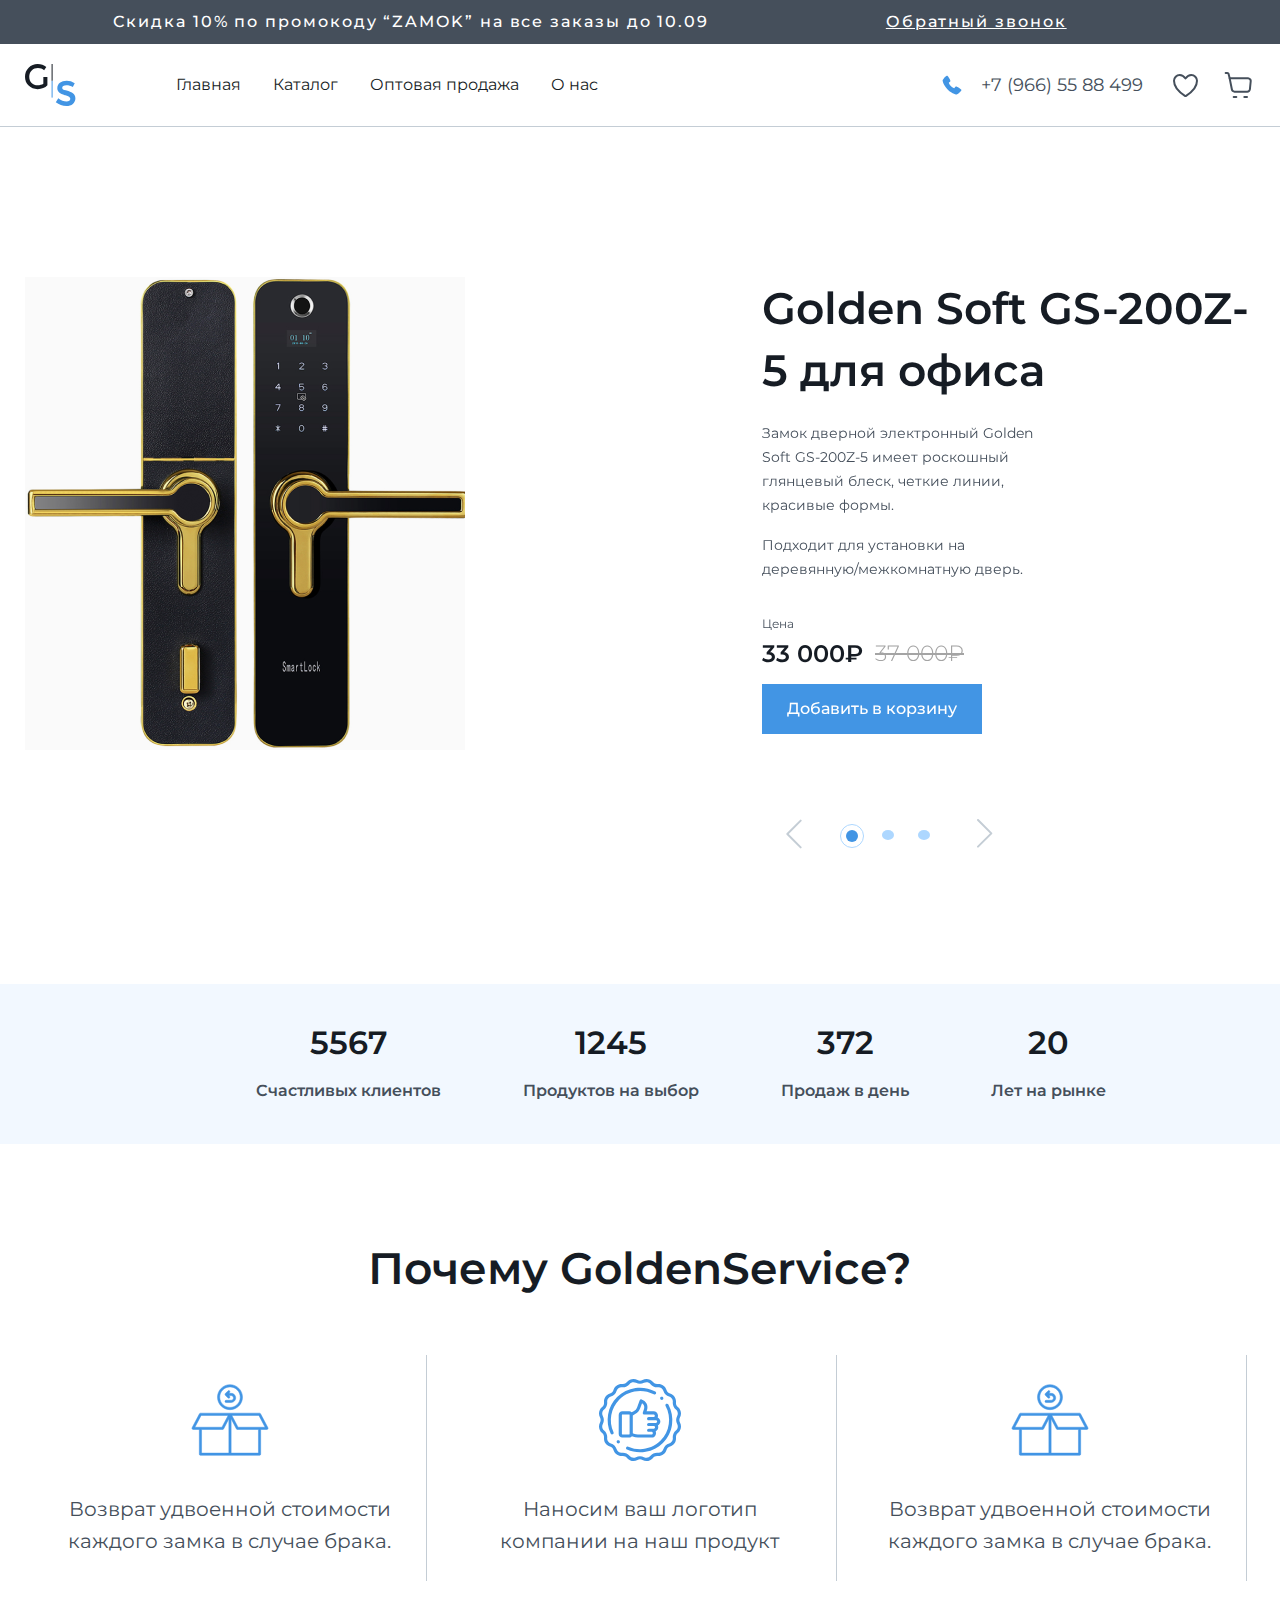
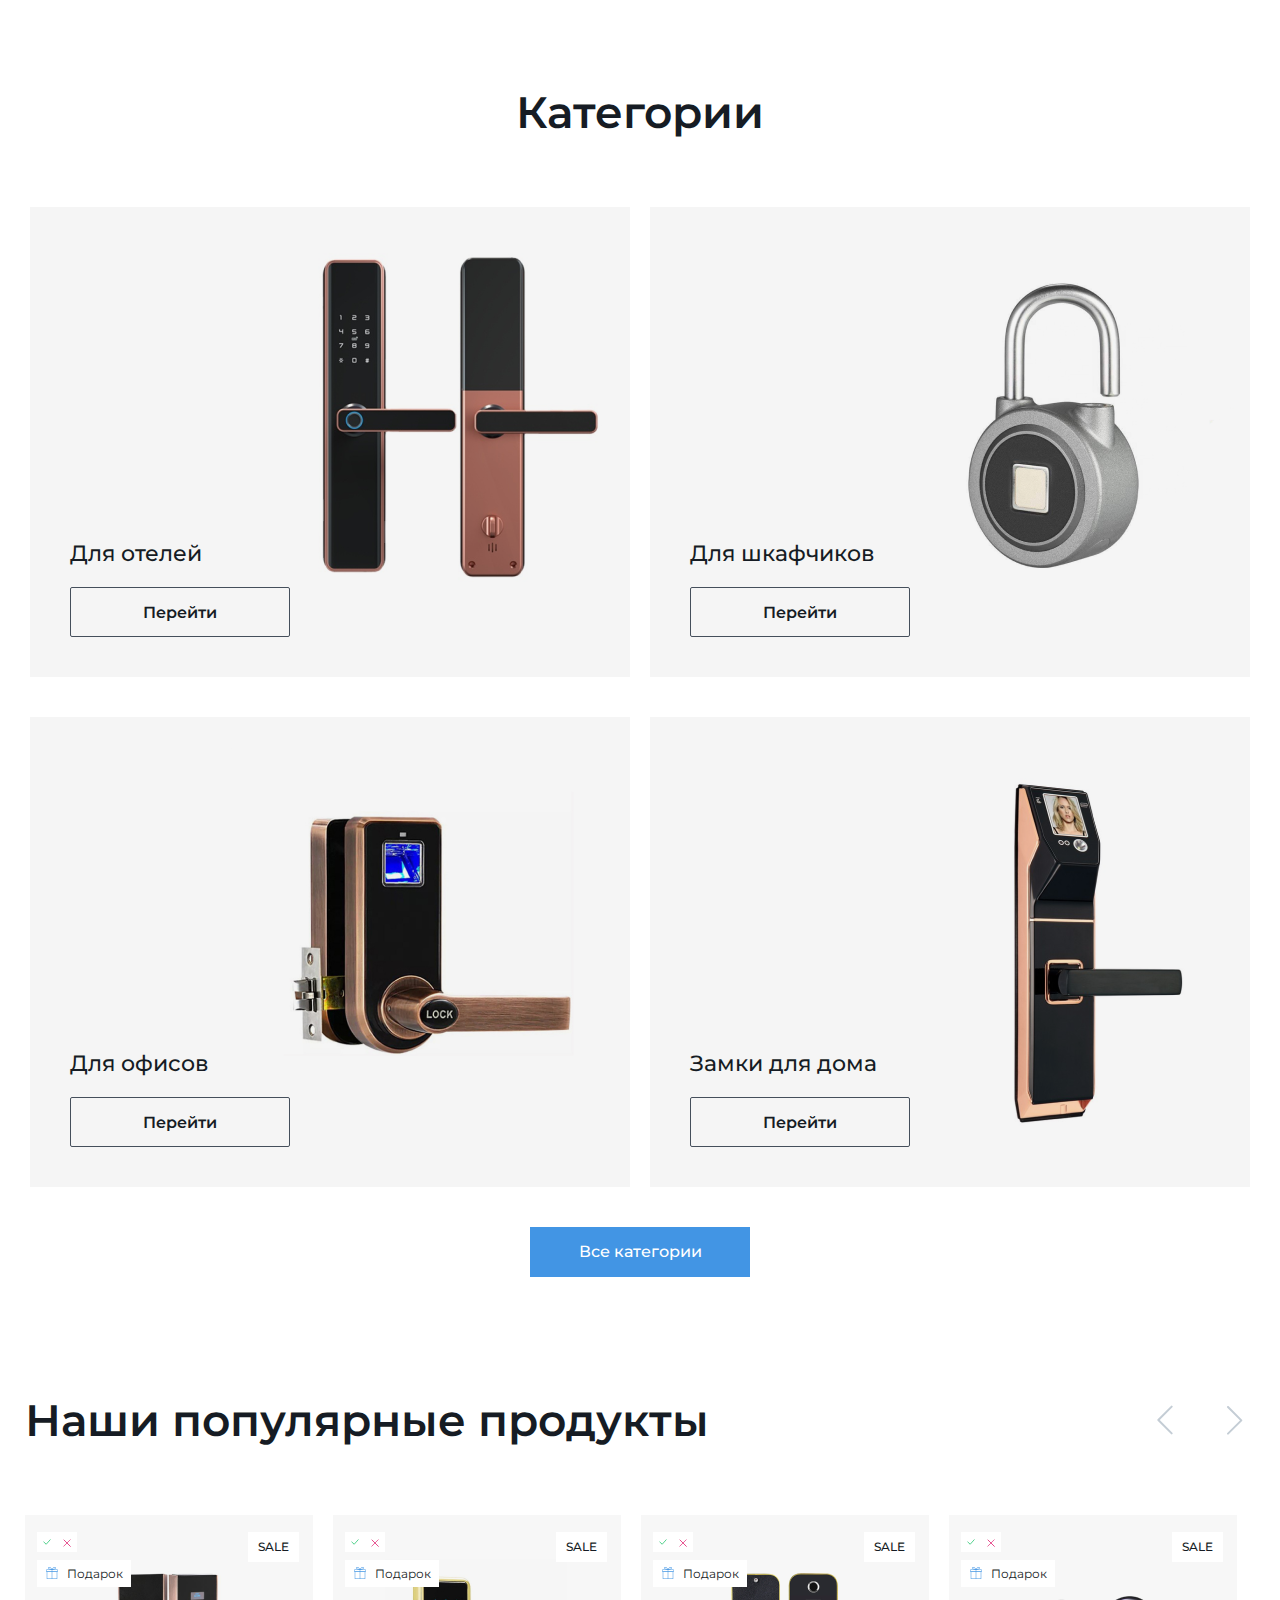
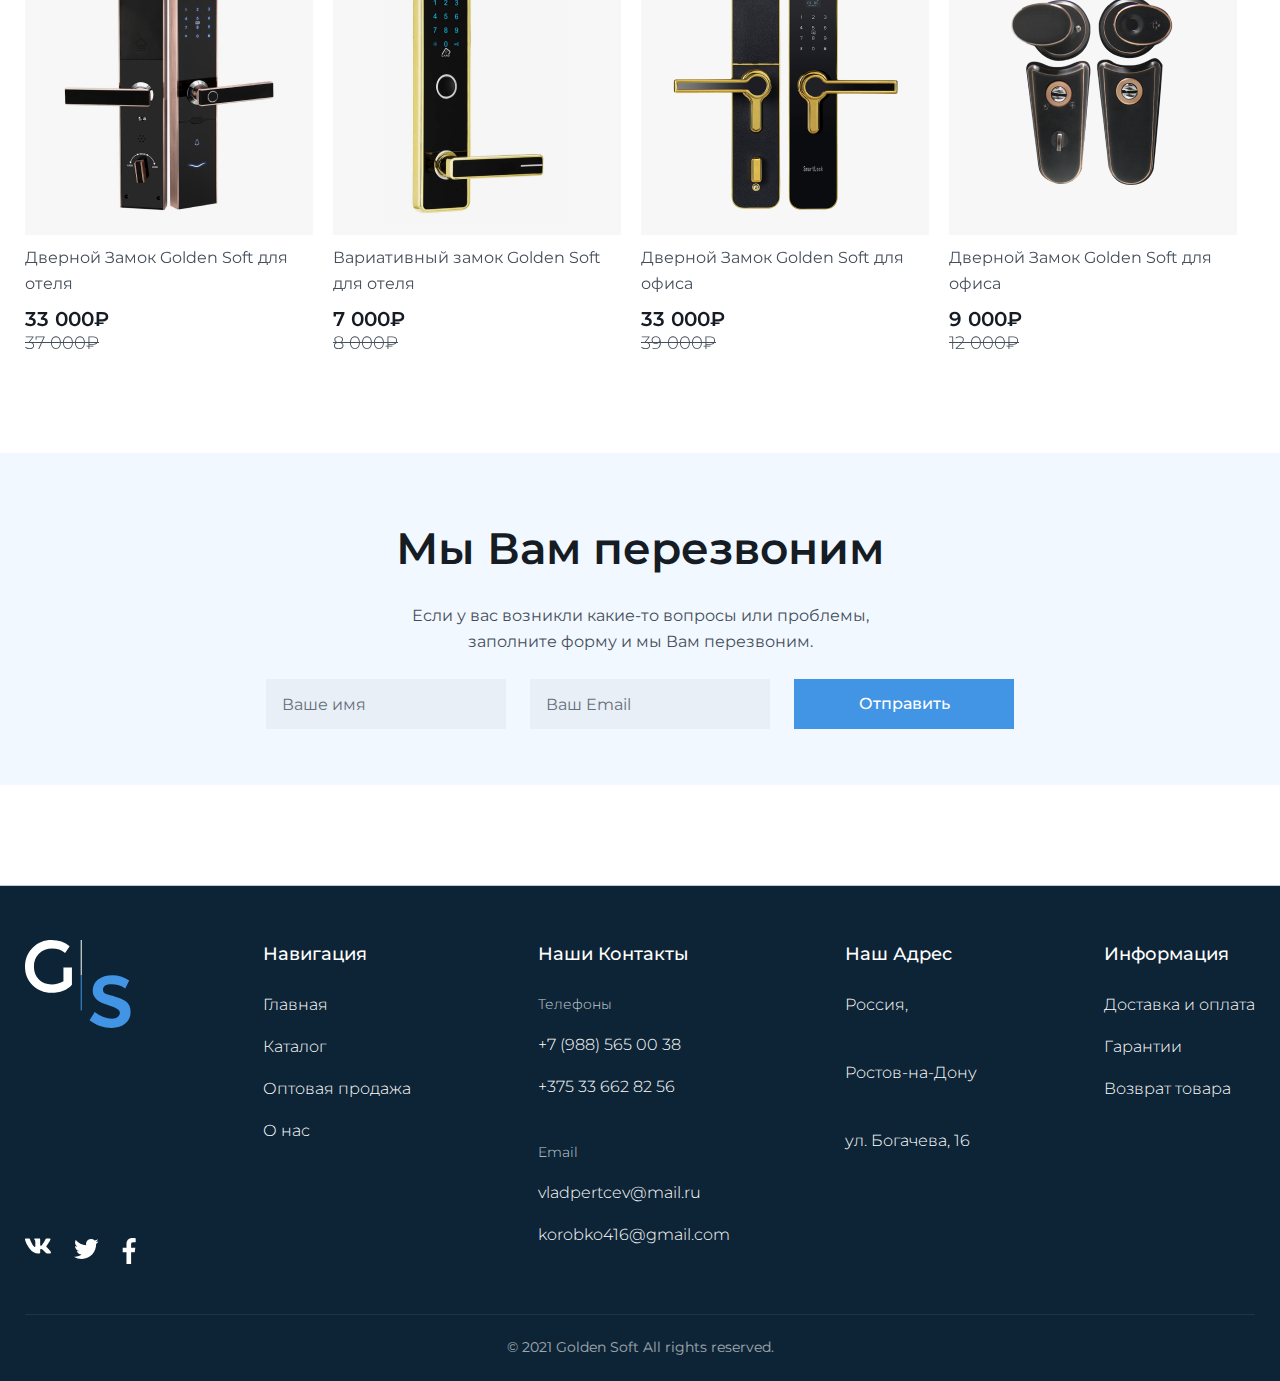
<file: index.html>
<!DOCTYPE html>
<html lang="en">

<head>
  <meta charset="UTF-8">
  <meta name="viewport" content="width=device-width,initial-scale=1,maximum-scale=1,user-scalable=no" />
  <meta http-equiv="X-UA-Compatible" content="IE=edge" />
  <meta name="HandheldFriendly" content="true" />
  <link rel="preconnect" href="https://fonts.googleapis.com">
  <link rel="preconnect" href="https://fonts.gstatic.com" crossorigin>
  <link href="https://fonts.googleapis.com/css2?family=Montserrat:wght@300;400;500;600&display=swap" rel="stylesheet">
  <title>Document</title>
  <link rel="stylesheet" href="css/style.min.css">
  <link rel="stylesheet" href="scss/style.css">
</head>

<body>
  <header class="header">
    <div class="header__inner">
      <div class="header__top">
        <div class="_container">
          <div class="header__top-inner">
            <span class="header__top-text">Скидка 10% по промокоду “ZAMOK” на все заказы до 10.09</span>
            <a class="header__top-link" href="tel:+79665588499">Обратный звонок</a>
          </div>
        </div>
      </div>
      <div class="header__bot">
        <div class="_container">
          <div class="header__bot-inner">
            <div class="_wrap _wrap-flex">
              <a class="logo" href="#"><img src="images/logo.svg" alt=""></a>
              <button class="menu__btn">
                <span class="menu__btn-line"></span>
                <span class="menu__btn-line"></span>
                <span class="menu__btn-line"></span>
              </button>
              <nav class="mobile__menu">
                <div class="mobile__menu-inner">
                  <ul class="mobile__menu-list">
                    <li class="mobile__menu-list-item"><a class="menu__list-link" href="index.html">
                        Главная
                      </a>
                    </li>
                    <li class="mobile__menu-list-item"><a class="menu__list-link" href="categories.html">Каталог</a>
                    </li>
                    <li class="mobile__menu-list-item"><a class="menu__list-link" href="#">Оптовая продажа</a></li>
                    <li class="mobile__menu-list-item"><a class="menu__list-link" href="#">О нас</a></li>
                  </ul>
                  <div class="mobile__menu-contacts_wrap">
                    <a class="mobile__menu-phone header__bot-phone" href="tel:+79665588499">+7 (966) 55 88 499</a>
                    <a class="mobile__menu-link" href="tel:+79665588499">Обратный звонок</a>
                  </div>
                </div>
              </nav>
              <nav class="menu">
                <ul class="menu__list">
                  <li class="menu__list-item"><a class="menu__list-link" href="#">
                      Главная</a>
                  </li>
                  <li class="menu__list-item drop-item"><a class="menu__list-link" href="#">Каталог</a>
                    <div class="dropdown-menu" id="dropdownMenuLink">
                      <ul class="dropdown-menu__list">
                        <li class="dropdown-menu__list-item">
                          <a class="dropdown-menu__list-link" href="#">
                            Накладные электронные замки
                          </a>
                        </li>
                        <li class="dropdown-menu__list-item">
                          <a class="dropdown-menu__list-link" href="#" id="drop_link">Врезные электронные замки</a>
                        </li>
                        <li class="dropdown-menu__list-item">
                          <a class="dropdown-menu__list-link" href="#">Замки для квартиры</a>
                        </li>
                        <li class="dropdown-menu__list-item">
                          <a class="dropdown-menu__list-link" href="#">Замки для дома</a>
                        </li>
                        <li class="dropdown-menu__list-item">
                          <a class="dropdown-menu__list-link" href="#">Замки для отелей</a>
                        </li>
                        <li class="dropdown-menu__list-item">
                          <a class="dropdown-menu__list-link" href="#">Замки для офиса</a>
                        </li>
                        <li class="dropdown-menu__list-item">
                          <a class="dropdown-menu__list-link" href="#">Замки для шкафчиков</a>
                        </li>
                        <li class="dropdown-menu__list-item">
                          <a class="dropdown-menu__list-link" href="#">Замки для раздевалок</a>
                        </li>
                        <a class="dropdown-menu__more" href="#">Смотреть все</a>
                      </ul>
                      <ul class="dropdown-img__list">
                        <img class="dropdown-img" src="images/drop-down-img.png" alt="">
                      </ul>
                    </div>
                  </li>
                  <li class="menu__list-item"><a class="menu__list-link" href="#">Оптовая продажа</a></li>
                  <li class="menu__list-item"><a class="menu__list-link" href="#">О нас</a></li>
                </ul>
              </nav>
            </div>
            <div class="_wrap _wrap-flex">
              <a class="header__bot-phone" href="tel:+79665588499">+7 (966) 55 88 499</a>
              <a class="header__bot-ico" href="#"><img class="header__bot-fav" src="images/fav.svg" alt=""></a>
              <a class="header__bot-ico" href="#"><img class="header__bot-basket" src="images/basket.svg" alt=""></a>
            </div>
          </div>
        </div>
      </div>
    </div>
  </header>

  <main class="main">
    <div class="_container">
      <div class="main__inner">
        <div class="main-img__slider">
          <a href="cart.html"><img class="main-img__slider-item" src="images/content/main__img.png" alt="" id="img"></a> 
          <a href="cart.html"><img class="main-img__slider-item" src="images/goldenSoftBig-2.png" alt="" id="img"></a> 
          <a href="cart.html"><img class="main-img__slider-item" src="images/goldenSoftBig-3.png" alt="" id="img"></a> 
          <a href="cart.html"><img class="main-img__slider-item" src="images/goldenSoftBig-4.png" alt="" id="img"></a> 
        </div>
        <div class="main-content__sldier">
          <div class="main-content__sldier-item main__content">
            <h1 class="main__content-title">
              Golden Soft
              GS-200Z-5 для офиса
            </h1>
            <p class="main__content-text">
              Замок дверной электронный Golden Soft GS-200Z-5 имеет роскошный глянцевый блеск, четкие линии, красивые
              формы.
            </p>
            <p class="main__content-text">
              Подходит для установки на деревянную/межкомнатную дверь.
            </p>
            <div class="main__content-prices">
              <span class="main__content-price__label">Цена</span>
              <div class="main__content-prices__wrap">
                <span class="main__content-newprice">33 000₽</span>
                <s class="main__content-oldprice">37 000₽</s>
              </div>
            </div>
            <button class="main__content-btn">Добавить в корзину</button>
          </div>

          <div class="main-content__sldier-item main__content">
            <h1 class="main__content-title">
              Golden Soft
              GS-200Z-5 для офиса
            </h1>
            <p class="main__content-text">
              Замок дверной электронный Golden Soft GS-200Z-5 имеет роскошный глянцевый блеск, четкие линии, красивые
              формы.
            </p>
            <p class="main__content-text">
              Подходит для установки на деревянную/межкомнатную дверь.
            </p>
            <div class="main__content-prices">
              <span class="main__content-price__label">Цена</span>
              <div class="main__content-prices__wrap">
                <span class="main__content-newprice">33 000₽</span>
                <s class="main__content-oldprice">37 000₽</s>
              </div>
            </div>
            <button class="main__content-btn">Добавить в корзину</button>
          </div>

          <div class="main-content__sldier-item main__content">
            <h1 class="main__content-title">
              Golden Soft
              GS-200Z-5 для офиса
            </h1>
            <p class="main__content-text">
              Замок дверной электронный Golden Soft GS-200Z-5 имеет роскошный глянцевый блеск, четкие линии, красивые
              формы.
            </p>
            <p class="main__content-text">
              Подходит для установки на деревянную/межкомнатную дверь.
            </p>
            <div class="main__content-prices">
              <span class="main__content-price__label">Цена</span>
              <div class="main__content-prices__wrap">
                <span class="main__content-newprice">33 000₽</span>
                <s class="main__content-oldprice">37 000₽</s>
              </div>
            </div>
            <button class="main__content-btn">Добавить в корзину</button>
          </div>

        </div>
      </div>
    </div>
  </main>

  <div class="info">
    <div class="_container">
      <div class="info__inner">
        <div class="info__item">
          <span class="info__item-num" id="el5567">5567</span>
          <span class="info__item-text">Счастливых клиентов</span>
        </div>
        <div class="info__item">
          <span class="info__item-num" id="el1245">1245</span>
          <span class="info__item-text">Продуктов на выбор</span>
        </div>
        <div class="info__item">
          <span class="info__item-num" id="el372">372</span>
          <span class="info__item-text">Продаж в день</span>
        </div>
        <div class="info__item">
          <span class="info__item-num" id="el20">20</span>
          <span class="info__item-text">Лет на рынке</span>
        </div>
      </div>
    </div>
  </div>

  <section class="advantages">
    <div class="_container">
      <h1 class="advantages__title">Почему GoldenService? </h1>
      <div class="advantages__inner">
        <div class="advantages__item">

          <svg class="advantages__item-img" width="82" height="82" viewBox="0 0 82 82" fill="none"
            xmlns="http://www.w3.org/2000/svg">
            <path
              d="M71.558 34.761C71.3649 34.3918 70.9824 34.1604 70.5657 34.1607H11.4373C11.0207 34.1607 10.6388 34.392 10.4456 34.761L3.04831 48.8451C2.76035 49.3932 2.97112 50.0709 3.51933 50.3591C3.68013 50.4436 3.85903 50.4877 4.04064 50.4877H10.3188V75.2158C10.3191 75.8348 10.8209 76.3366 11.4399 76.3369H70.5651C71.1842 76.3369 71.6861 75.835 71.6861 75.2158V50.4877H77.9643C78.5834 50.4877 79.0854 49.9856 79.0852 49.3664C79.0852 49.1848 79.041 49.0059 78.9566 48.8451L71.558 34.761ZM12.1151 36.4029H39.1424L32.9283 48.2455H5.89397L12.1151 36.4029ZM12.5565 50.4877H33.601C34.0179 50.4877 34.4003 50.2566 34.594 49.8874L39.8778 39.8296V74.0985H12.5565V50.4877ZM69.444 74.0966H42.1213V39.8277L47.4065 49.8874C47.5998 50.2566 47.9821 50.4878 48.3988 50.4877H69.444V74.0966ZM49.0721 48.2455L42.858 36.4029H69.8886L76.1065 48.2455H49.0721Z"
              fill="#4295E4" stroke="#4295E4" stroke-width="0.5" />
            <path class="arrow"
              d="M41 30.6622C47.9039 30.6622 53.5005 25.0656 53.5005 18.1617C53.5005 11.2579 47.9039 5.66119 41 5.66119C34.0962 5.66119 28.4995 11.2579 28.4995 18.1617V18.1623C28.5074 25.0628 34.0995 30.6549 41 30.6622ZM41 7.90338C46.6656 7.90338 51.2584 12.4962 51.2584 18.1617C51.2584 23.8272 46.6656 28.42 41 28.42C35.3348 28.42 30.742 23.8276 30.7417 18.1623C30.7481 12.4994 35.3371 7.91011 41 7.90338Z"
              fill="#4295E4" stroke="#4295E4" stroke-width="0.5" />
            <path class="arrow"
              d="M42.1398 21.2835H37.0923C36.4731 21.2835 35.9712 21.7854 35.9712 22.4046C35.9712 23.0237 36.4731 23.5257 37.0923 23.5257H42.1372C44.6898 23.4956 46.7347 21.402 46.7046 18.8494C46.6749 16.3393 44.6473 14.3116 42.1372 14.2821H39.7989L40.5779 13.5031C41.0238 13.0736 41.0371 12.3639 40.6076 11.9179C40.178 11.472 39.4684 11.4587 39.0223 11.8882C39.013 11.8972 39.0039 11.9063 38.9948 11.9156L36.3042 14.6063C35.8663 15.0435 35.8658 15.753 36.3032 16.1908C36.3035 16.1912 36.3038 16.1915 36.3042 16.1918L38.9948 18.8824C39.4327 19.3203 40.1425 19.3203 40.5803 18.8824C41.0182 18.4446 41.0182 17.7347 40.5803 17.2969L39.8007 16.5172H42.1396C43.4539 16.5389 44.5018 17.6217 44.4801 18.9359C44.4592 20.2197 43.4234 21.2555 42.1396 21.2764L42.1398 21.2835Z"
              fill="#4295E4" stroke="#4295E4" stroke-width="0.5" />
          </svg>

          <span class="advantages__item-text">
            Возврат удвоенной стоимости каждого замка в случае брака.
          </span>
        </div>
        <div class="advantages__item">
          <img class="advantages__item-img like" src="images/evaluate 1.svg" alt="">
          <span class="advantages__item-text">
            Наносим ваш логотип компании на наш продукт
          </span>
        </div>
        <div class="advantages__item">
          <svg class="advantages__item-img" width="82" height="82" viewBox="0 0 82 82" fill="none"
            xmlns="http://www.w3.org/2000/svg">
            <path
              d="M71.558 34.761C71.3649 34.3918 70.9824 34.1604 70.5657 34.1607H11.4373C11.0207 34.1607 10.6388 34.392 10.4456 34.761L3.04831 48.8451C2.76035 49.3932 2.97112 50.0709 3.51933 50.3591C3.68013 50.4436 3.85903 50.4877 4.04064 50.4877H10.3188V75.2158C10.3191 75.8348 10.8209 76.3366 11.4399 76.3369H70.5651C71.1842 76.3369 71.6861 75.835 71.6861 75.2158V50.4877H77.9643C78.5834 50.4877 79.0854 49.9856 79.0852 49.3664C79.0852 49.1848 79.041 49.0059 78.9566 48.8451L71.558 34.761ZM12.1151 36.4029H39.1424L32.9283 48.2455H5.89397L12.1151 36.4029ZM12.5565 50.4877H33.601C34.0179 50.4877 34.4003 50.2566 34.594 49.8874L39.8778 39.8296V74.0985H12.5565V50.4877ZM69.444 74.0966H42.1213V39.8277L47.4065 49.8874C47.5998 50.2566 47.9821 50.4878 48.3988 50.4877H69.444V74.0966ZM49.0721 48.2455L42.858 36.4029H69.8886L76.1065 48.2455H49.0721Z"
              fill="#4295E4" stroke="#4295E4" stroke-width="0.5" />
            <path class="arrow"
              d="M41 30.6622C47.9039 30.6622 53.5005 25.0656 53.5005 18.1617C53.5005 11.2579 47.9039 5.66119 41 5.66119C34.0962 5.66119 28.4995 11.2579 28.4995 18.1617V18.1623C28.5074 25.0628 34.0995 30.6549 41 30.6622ZM41 7.90338C46.6656 7.90338 51.2584 12.4962 51.2584 18.1617C51.2584 23.8272 46.6656 28.42 41 28.42C35.3348 28.42 30.742 23.8276 30.7417 18.1623C30.7481 12.4994 35.3371 7.91011 41 7.90338Z"
              fill="#4295E4" stroke="#4295E4" stroke-width="0.5" />
            <path class="arrow"
              d="M42.1398 21.2835H37.0923C36.4731 21.2835 35.9712 21.7854 35.9712 22.4046C35.9712 23.0237 36.4731 23.5257 37.0923 23.5257H42.1372C44.6898 23.4956 46.7347 21.402 46.7046 18.8494C46.6749 16.3393 44.6473 14.3116 42.1372 14.2821H39.7989L40.5779 13.5031C41.0238 13.0736 41.0371 12.3639 40.6076 11.9179C40.178 11.472 39.4684 11.4587 39.0223 11.8882C39.013 11.8972 39.0039 11.9063 38.9948 11.9156L36.3042 14.6063C35.8663 15.0435 35.8658 15.753 36.3032 16.1908C36.3035 16.1912 36.3038 16.1915 36.3042 16.1918L38.9948 18.8824C39.4327 19.3203 40.1425 19.3203 40.5803 18.8824C41.0182 18.4446 41.0182 17.7347 40.5803 17.2969L39.8007 16.5172H42.1396C43.4539 16.5389 44.5018 17.6217 44.4801 18.9359C44.4592 20.2197 43.4234 21.2555 42.1396 21.2764L42.1398 21.2835Z"
              fill="#4295E4" stroke="#4295E4" stroke-width="0.5" />
          </svg>
          <span class="advantages__item-text">
            Возврат удвоенной стоимости каждого замка в случае брака.
          </span>
        </div>
      </div>
    </div>
  </section>

  <section class="categories">
    <div class="_container">
      <h1 class="categories__title">Категории</h1>
      <div class="categories__inner">
        <div class="categories__item">
          <a href="#"><img class="categories__item-img" src="images/categories1.png" alt="" media="all"></a>
          <div class="categories__item-wrap">
            <span class="categories__item-name">Для отелей</span>
            <a class="categories__item-btn" href="#">Перейти</a>
          </div>
        </div>
        <div class="categories__item">
          <a href="#"><img class="categories__item-img" src="images/categories2.png" alt="" media="all"></a>
          <div class="categories__item-wrap">
            <span class="categories__item-name">Для шкафчиков</span>
            <a class="categories__item-btn" href="#">Перейти</a>
          </div>
        </div>
        <div class="categories__item">
          <a href="#"><img class="categories__item-img" src="images/categories3.png" alt="" media="all"></a>
          <div class="categories__item-wrap">
            <span class="categories__item-name">Для офисов</span>
            <a class="categories__item-btn" href="#">Перейти</a>
          </div>
        </div>
        <div class="categories__item">
          <a href="#"><img class="categories__item-img" src="images/categories4.png" alt="" media="all"></a>
          <div class="categories__item-wrap">
            <span class="categories__item-name">Замки для дома</span>
            <a class="categories__item-btn" href="#">Перейти</a>
          </div>
        </div>
      </div>
      <a class="categories__more" href="#">Все категории</a>
    </div>
  </section>

  <section class="popular">
    <div class="_container">
      <h1 class="popular__title">Наши популярные продукты</h1>
      <div class="popular__slider">
        <div class="popular__slider-item">
          <div class="popular__item-head">
            <div class="popular__item-head-wrap">
              <div class="popular__isavailable isavailable" id="inner">
                <div class="popular__isavailable-img_wrap check" id="check">
                  <img class="popular__isavailable__img" src="images/check.svg" alt="">
                </div>
                <div class="popular__isavailable-img_wrap x" id="x">
                  <img class="popular__isavailable__img" src="images/X.svg" alt="">
                </div>
                <span class="popular__isavailable-text" id="availabl_text"></span>
              </div>
              <div class="popular__item-head__price">Подарок</div>
            </div>
            <span class="popular__item-sale">SALE</span>
          </div>
          <img class="popular__item-img" src="images/popular-img1.png" alt="">
          <div class="popular__item-bottom">
            <span class="popular__item-bottom__name">Дверной Замок Golden Soft для отеля</span>
            <div class="popular__item-bottom__price">
              <span class="popular__item-bottom__price-new">33 000₽</span>
              <s class="popular__item-bottom__price-old">37 000₽</s>
            </div>
          </div>
        </div>

        <div class="popular__slider-item">
          <div class="popular__item-head">
            <div class="popular__item-head-wrap">
              <div class="popular__isavailable" id="inner">
                <div class="popular__isavailable-img_wrap check" id="check">
                  <img class="popular__isavailable__img" src="images/check.svg" alt="">
                </div>
                <div class="popular__isavailable-img_wrap x" id="x">
                  <img class="popular__isavailable__img" src="images/X.svg" alt="">
                </div>
                <span class="popular__isavailable-text" id="availabl_text"></span>
              </div>
              <div class="popular__item-head__price">Подарок</div>
            </div>
            <span class="popular__item-sale">SALE</span>
          </div>
          <img class="popular__item-img" src="images/popular-img2.png" alt="">
          <div class="popular__item-bottom">
            <span class="popular__item-bottom__name">Вариативный замок Golden Soft для отеля</span>
            <div class="popular__item-bottom__price">
              <span class="popular__item-bottom__price-new">7 000₽</span>
              <s class="popular__item-bottom__price-old">8 000₽</s>
            </div>
          </div>
        </div>

        <div class="popular__slider-item">
          <div class="popular__item-head">
            <div class="popular__item-head-wrap">
              <div class="popular__isavailable isavailable" id="inner">
                <div class="popular__isavailable-img_wrap check" id="check">
                  <img class="popular__isavailable__img" src="images/check.svg" alt="">
                </div>
                <div class="popular__isavailable-img_wrap x" id="x">
                  <img class="popular__isavailable__img" src="images/X.svg" alt="">
                </div>
                <span class="popular__isavailable-text" id="availabl_text"></span>
              </div>
              <div class="popular__item-head__price">Подарок</div>
            </div>
            <span class="popular__item-sale">SALE</span>
          </div>
          <img class="popular__item-img" src="images/popular-img3.png" alt="">
          <div class="popular__item-bottom">
            <span class="popular__item-bottom__name">Дверной Замок Golden Soft для офиса</span>
            <div class="popular__item-bottom__price">
              <span class="popular__item-bottom__price-new">33 000₽</span>
              <s class="popular__item-bottom__price-old">39 000₽</s>
            </div>
          </div>
        </div>

        <div class="popular__slider-item">
          <div class="popular__item-head">
            <div class="popular__item-head-wrap">
              <div class="popular__isavailable isavailable" id="inner">
                <div class="popular__isavailable-img_wrap check" id="check">
                  <img class="popular__isavailable__img" src="images/check.svg" alt="">
                </div>
                <div class="popular__isavailable-img_wrap x" id="x">
                  <img class="popular__isavailable__img" src="images/X.svg" alt="">
                </div>
                <span class="popular__isavailable-text" id="availabl_text"></span>
              </div>
              <div class="popular__item-head__price isavailable">Подарок</div>
            </div>
            <span class="popular__item-sale">SALE</span>
          </div>
          <img class="popular__item-img" src="images/popular-img4.png" alt="">
          <div class="popular__item-bottom">
            <span class="popular__item-bottom__name">Дверной Замок Golden Soft для офиса</span>
            <div class="popular__item-bottom__price">
              <span class="popular__item-bottom__price-new">9 000₽</span>
              <s class="popular__item-bottom__price-old">12 000₽</s>
            </div>
          </div>
        </div>

        <div class="popular__slider-item">
          <div class="popular__item-head">
            <div class="popular__item-head-wrap">
              <div class="popular__isavailable isavailable" id="inner">
                <div class="popular__isavailable-img_wrap check" id="check">
                  <img class="popular__isavailable__img" src="images/check.svg" alt="">
                </div>
                <div class="popular__isavailable-img_wrap x" id="x">
                  <img class="popular__isavailable__img" src="images/X.svg" alt="">
                </div>
                <span class="popular__isavailable-text" id="availabl_text"></span>
              </div>
              <div class="popular__item-head__price">Подарок</div>
            </div>
            <span class="popular__item-sale">SALE</span>
          </div>
          <img class="popular__item-img" src="images/popular-img1.png" alt="">
          <div class="popular__item-bottom">
            <span class="popular__item-bottom__name">Дверной Замок Golden Soft для отеля</span>
            <div class="popular__item-bottom__price">
              <span class="popular__item-bottom__price-new">33 000₽</span>
              <s class="popular__item-bottom__price-old">37 000₽</s>
            </div>
          </div>
        </div>

        <div class="popular__slider-item">
          <div class="popular__item-head">
            <div class="popular__item-head-wrap">
              <div class="popular__isavailable isavailable" id="inner">
                <div class="popular__isavailable-img_wrap check" id="check">
                  <img class="popular__isavailable__img" src="images/check.svg" alt="">
                </div>
                <div class="popular__isavailable-img_wrap x" id="x">
                  <img class="popular__isavailable__img" src="images/X.svg" alt="">
                </div>
                <span class="popular__isavailable-text" id="availabl_text"></span>
              </div>
              <div class="popular__item-head__price isavailable">Подарок</div>
            </div>
            <span class="popular__item-sale">SALE</span>
          </div>
          <img class="popular__item-img" src="images/popular-img2.png" alt="">
          <div class="popular__item-bottom">
            <span class="popular__item-bottom__name">Вариативный замок Golden Soft для отеля</span>
            <div class="popular__item-bottom__price">
              <span class="popular__item-bottom__price-new">7 000₽</span>
              <s class="popular__item-bottom__price-old">8 000₽</s>
            </div>
          </div>
        </div>

        <div class="popular__slider-item">
          <div class="popular__item-head">
            <div class="popular__item-head-wrap">
              <div class="popular__isavailable isavailable" id="inner">
                <div class="popular__isavailable-img_wrap check" id="check">
                  <img class="popular__isavailable__img" src="images/check.svg" alt="">
                </div>
                <div class="popular__isavailable-img_wrap x" id="x">
                  <img class="popular__isavailable__img" src="images/X.svg" alt="">
                </div>
                <span class="popular__isavailable-text" id="availabl_text"></span>
              </div>
              <div class="popular__item-head__price">Подарок</div>
            </div>
            <span class="popular__item-sale">SALE</span>
          </div>
          <img class="popular__item-img" src="images/popular-img3.png" alt="">
          <div class="popular__item-bottom">
            <span class="popular__item-bottom__name">Дверной Замок Golden Soft для офиса</span>
            <div class="popular__item-bottom__price">
              <span class="popular__item-bottom__price-new">33 000₽</span>
              <s class="popular__item-bottom__price-old">39 000₽</s>
            </div>
          </div>
        </div>

        <div class="popular__slider-item">
          <div class="popular__item-head">
            <div class="popular__item-head-wrap">
              <div class="popular__isavailable isavailable" id="inner">
                <div class="popular__isavailable-img_wrap check" id="check">
                  <img class="popular__isavailable__img" src="images/check.svg" alt="">
                </div>
                <div class="popular__isavailable-img_wrap x" id="x">
                  <img class="popular__isavailable__img" src="images/X.svg" alt="">
                </div>
                <span class="popular__isavailable-text" id="availabl_text"></span>
              </div>
              <div class="popular__item-head__price">Подарок</div>
            </div>
            <span class="popular__item-sale">SALE</span>
          </div>
          <img class="popular__item-img" src="images/popular-img4.png" alt="">
          <div class="popular__item-bottom">
            <span class="popular__item-bottom__name">Дверной Замок Golden Soft для офиса</span>
            <div class="popular__item-bottom__price">
              <span class="popular__item-bottom__price-new">9 000₽</span>
              <s class="popular__item-bottom__price-old">12 000₽</s>
            </div>
          </div>
        </div>
      </div>
    </div>
  </section>

  <section class="callback">
    <div class="_container">
      <h1 class="callback__title">Мы Вам перезвоним</h1>
      <p class="callback__text">Если у вас возникли какие-то вопросы или проблемы, заполните форму и мы Вам
        перезвоним.
      </p>
      <form class="callback__form">
        <div class="callback__form-inner">
          <input class="callback__input" type="text" placeholder="Ваше имя">
          <input class="callback__input" type="text" placeholder="Ваш Email">
          <button class="callback__btn" type="submit">Отправить</button>
        </div>
      </form>
    </div>
  </section>

  <footer class="footer">
    <div class="_container">
      <div class="footer-top">
        <div class="footer-top__inner">
          <div class="footer-top__start">
            <a class="logo__link" href="#"><img class="footer__logo" src="images/footer-logo.svg" alt=""></a>
            <ul class="footer-social">
              <li class="footer-social__item">
                <a class="footer-social__link" href="#">
                  <img src="images/vk.svg" alt="">
                </a>
              </li>
              <li class="footer-social__item">
                <a class="footer-social__link" href="#">
                  <img src="images/twitter.svg" alt="">
                </a>
              </li>
              <li class="footer-social__item">
                <a class="footer-social__link" href="#">
                  <img src="images/facebook.svg" alt="">
                </a>
              </li>
            </ul>
          </div>
          <div class="footer-top__item">
            <h3 class="footer-top__item-title">Навигация</h3>
            <ul class="footer-top__item-list">
              <li class="footer-top__item-list__item">
                <a class="footer-top__item-list__link" href="#">
                  Главная
                </a>
              </li>
              <li class="footer-top__item-list__item">
                <a class="footer-top__item-list__link" href="#">
                  Каталог
                </a>
              </li>
              <li class="footer-top__item-list__item">
                <a class="footer-top__item-list__link" href="#">
                  Оптовая продажа
                </a>
              </li>
              <li class="footer-top__item-list__item">
                <a class="footer-top__item-list__link" href="#">
                  О нас
                </a>
              </li>
            </ul>
          </div>
          <div class="footer-top__item">
            <h3 class="footer-top__item-title">Наши контакты</h3>
            <ul class="footer-top__contacts-list">
              <span class="footer-top__item-list__label">Телефоны</span>
              <li class="footer-top__item-list__item">
                <a class="footer-top__item-list__link" href="tel:+79885650038">
                  +7 (988) 565 00 38
                </a>
              </li>
              <li class="footer-top__item-list__item">
                <a class="footer-top__item-list__link" href="tel:+375336628256">
                  +375 33 662 82 56
                </a>
              </li>
            </ul>
            <ul class="footer-top__contacts-list">
              <span class="footer-top__item-list__label">Email</span>
              <li class="footer-top__item-list__item">
                <a class="footer-top__item-list__link" href="mailto:vladpertcev@mail.ru">
                  vladpertcev@mail.ru
                </a>
              </li>
              <li class="footer-top__item-list__item">
                <a class="footer-top__item-list__link" href="mailto:korobko416@gmail.com">
                  korobko416@gmail.com
                </a>
              </li>
            </ul>
          </div>
          <div class="footer-top__item">
            <h3 class="footer-top__item-title">Наш адрес</h3>
            <span class="footer-top__item-list__item">Россия,</span> <br>
            <span class="footer-top__item-list__item">Ростов-на-Дону</span> <br>
            <span class="footer-top__item-list__item">ул. Богачева, 16</span> <br>
          </div>
          <div class="footer-top__item">
            <h3 class="footer-top__item-title">информация</h3>
            <ul class="footer-top__contacts-list">
              <li class="footer-top__item-list__item">
                <a class="footer-top__item-list__link" href="#">
                  Доставка и оплата
                </a>
              </li>
              <li class="footer-top__item-list__item">
                <a class="footer-top__item-list__link" href="#">
                  Гарантии
                </a>
              </li>
              <li class="footer-top__item-list__item">
                <a class="footer-top__item-list__link" href="#">
                  Возврат товара
                </a>
              </li>
            </ul>
          </div>
        </div>
      </div>
      <div class="footer-bot">
        <span class="footer-bot__text">© 2021 Golden Soft All rights reserved.</span>
      </div>
    </div>
  </footer>




  <script src="https://ajax.googleapis.com/ajax/libs/jquery/3.4.1/jquery.min.js"></script>
  <script src="js/libs.min.js"></script>
  <script src="js/animations.js"></script>
  <script src="js/main.js"></script>
</body>


</html>
</file>
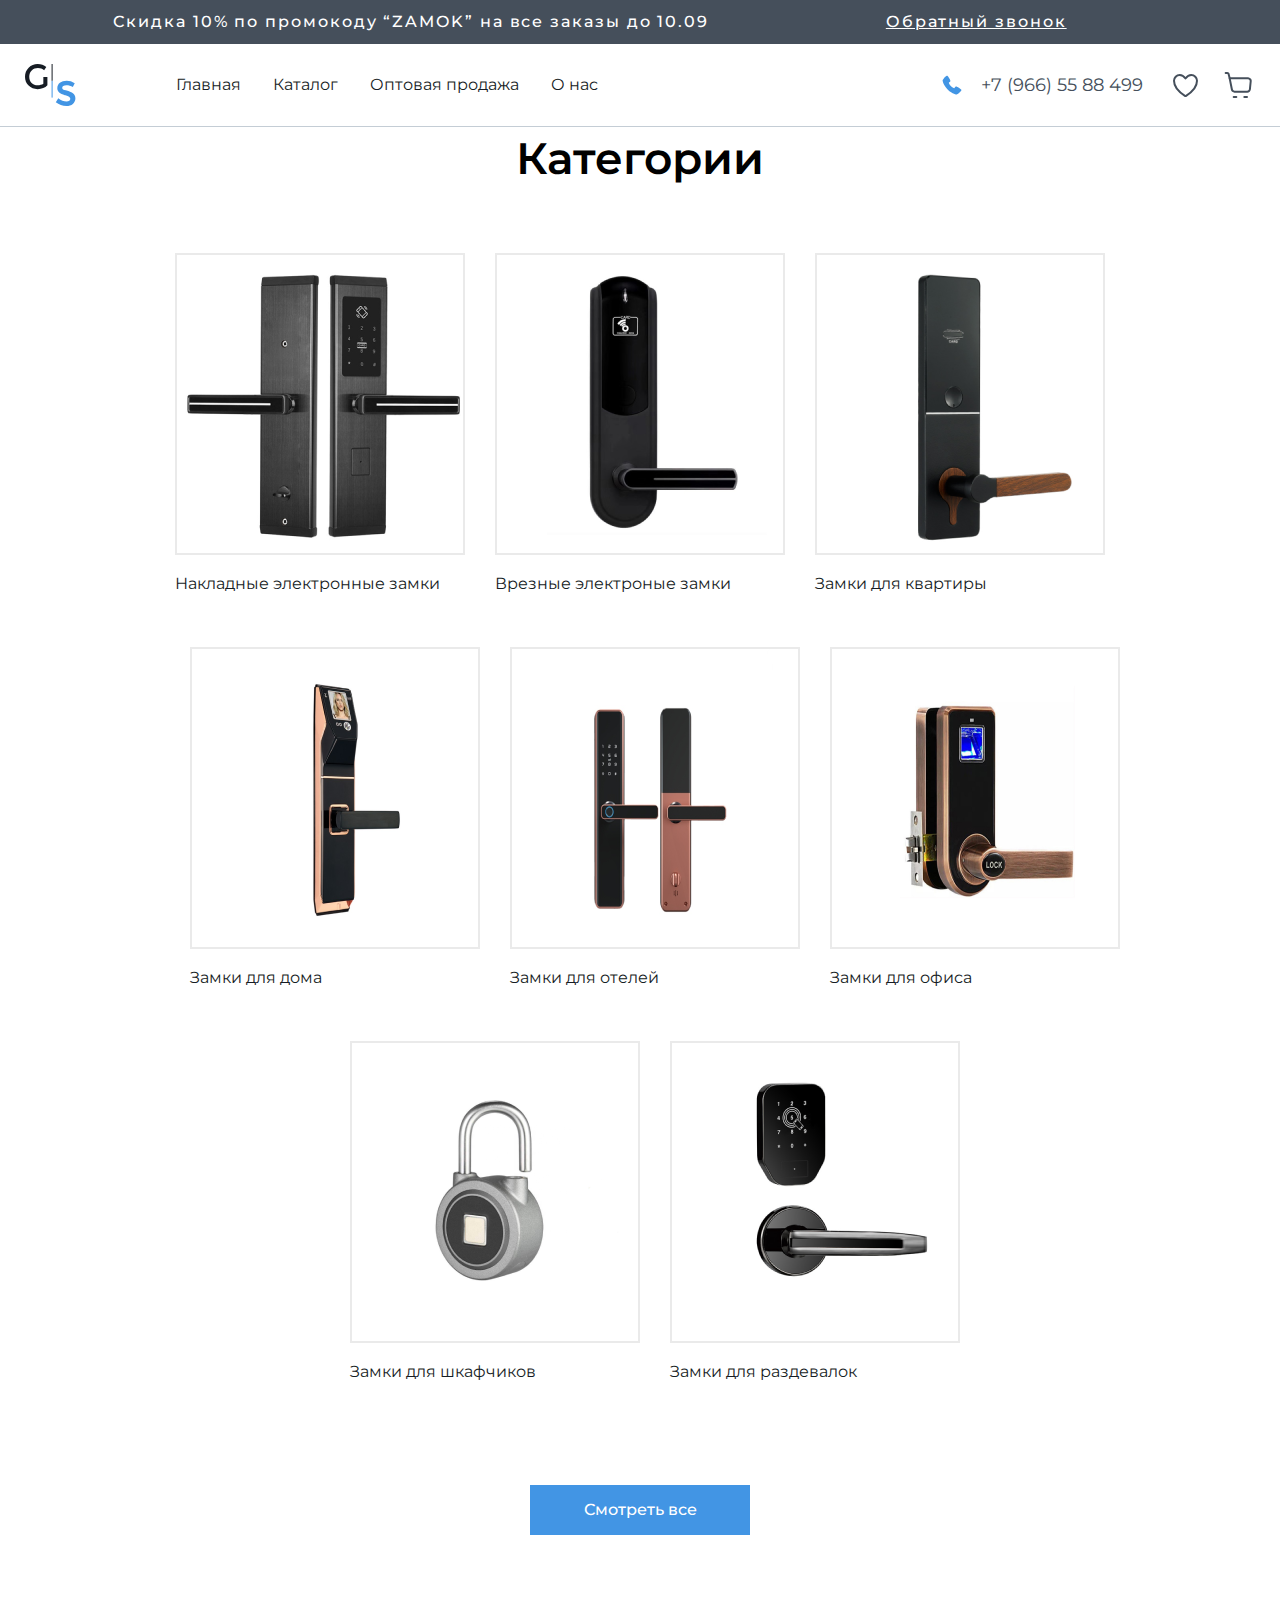
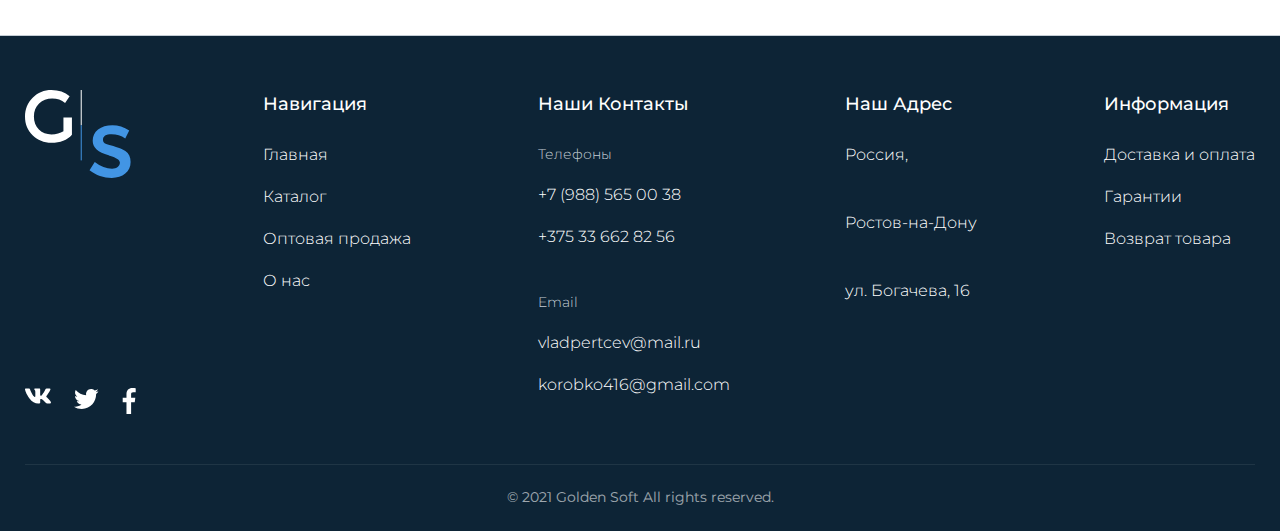
<file: categories.html>
<!DOCTYPE html>
<html lang="en">

<head>
  <meta charset="UTF-8">
  <meta name="viewport" content="width=device-width,initial-scale=1,maximum-scale=1,user-scalable=no" />
  <meta http-equiv="X-UA-Compatible" content="IE=edge" />
  <meta name="HandheldFriendly" content="true" />
  <link rel="preconnect" href="https://fonts.googleapis.com">
  <link rel="preconnect" href="https://fonts.gstatic.com" crossorigin>
  <link href="https://fonts.googleapis.com/css2?family=Montserrat:wght@300;400;500;600&display=swap" rel="stylesheet">
  <title>Document</title>
  <link rel="stylesheet" href="css/style.min.css">
  <link rel="stylesheet" href="scss/style.css">
</head>

<body>

  <header class="header">
    <div class="header__inner">
      <div class="header__top">
        <div class="_container">
          <div class="header__top-inner">
            <span class="header__top-text">Скидка 10% по промокоду “ZAMOK” на все заказы до 10.09</span>
            <a class="header__top-link" href="tel:+79665588499">Обратный звонок</a>
          </div>
        </div>
      </div>
      <div class="header__bot">
        <div class="_container">
          <div class="header__bot-inner">
            <div class="_wrap _wrap-flex">
              <a class="logo" href="#"><img src="images/logo.svg" alt=""></a>
              <button class="menu__btn">
                <span class="menu__btn-line"></span>
                <span class="menu__btn-line"></span>
                <span class="menu__btn-line"></span>
              </button>
              <nav class="mobile__menu">
                <div class="mobile__menu-inner">
                  <ul class="mobile__menu-list">
                    <li class="mobile__menu-list-item">
                      <a class="menu__list-link" href="/index.html">
                        Главная
                      </a>
                    </li>
                    <li class="mobile__menu-list-item"><a class="menu__list-link" href="#">Каталог</a></li>
                    <li class="mobile__menu-list-item"><a class="menu__list-link" href="#">Оптовая продажа</a></li>
                    <li class="mobile__menu-list-item"><a class="menu__list-link" href="#">О нас</a></li>
                  </ul>
                  <div class="mobile__menu-contacts_wrap">
                    <a class="mobile__menu-phone header__bot-phone" href="tel:+79665588499">+7 (966) 55 88 499</a>
                    <a class="mobile__menu-link" href="tel:+79665588499">Обратный звонок</a>
                  </div>
                </div>
              </nav>
              <nav class="menu">
                <ul class="menu__list">
                  <li class="menu__list-item"><a class="menu__list-link" href="#">
                      Главная</a>
                  </li>
                  <li class="menu__list-item drop-item"><a class="menu__list-link" href="#">Каталог</a>
                    <div class="dropdown-menu" id="dropdownMenuLink">
                      <ul class="dropdown-menu__list">
                        <li class="dropdown-menu__list-item">
                          <a class="dropdown-menu__list-link" href="#">
                            Накладные электронные замки
                          </a>
                        </li>
                        <li class="dropdown-menu__list-item">
                          <a class="dropdown-menu__list-link" href="#" id="drop_link">Врезные электронные замки</a>
                        </li>
                        <li class="dropdown-menu__list-item">
                          <a class="dropdown-menu__list-link" href="#">Замки для квартиры</a>
                        </li>
                        <li class="dropdown-menu__list-item">
                          <a class="dropdown-menu__list-link" href="#">Замки для дома</a>
                        </li>
                        <li class="dropdown-menu__list-item">
                          <a class="dropdown-menu__list-link" href="#">Замки для отелей</a>
                        </li>
                        <li class="dropdown-menu__list-item">
                          <a class="dropdown-menu__list-link" href="#">Замки для офиса</a>
                        </li>
                        <li class="dropdown-menu__list-item">
                          <a class="dropdown-menu__list-link" href="#">Замки для шкафчиков</a>
                        </li>
                        <li class="dropdown-menu__list-item">
                          <a class="dropdown-menu__list-link" href="#">Замки для раздевалок</a>
                        </li>
                        <a class="dropdown-menu__more" href="#">Смотреть все</a>
                      </ul>
                      <ul class="dropdown-img__list">
                        <img class="dropdown-img" src="images/drop-down-img.png" alt="">
                      </ul>
                    </div>
                  </li>
                  <li class="menu__list-item"><a class="menu__list-link" href="#">Оптовая продажа</a></li>
                  <li class="menu__list-item"><a class="menu__list-link" href="#">О нас</a></li>
                </ul>
              </nav>
            </div>
            <div class="_wrap _wrap-flex">
              <a class="header__bot-phone" href="tel:+79665588499">+7 (966) 55 88 499</a>
              <a class="header__bot-ico" href="#"><img class="header__bot-fav" src="images/fav.svg" alt=""></a>
              <a class="header__bot-ico" href="#"><img class="header__bot-basket" src="images/basket.svg" alt=""></a>
            </div>
          </div>
        </div>
      </div>
    </div>
  </header>

  <section class="products">
    <div class="_container">
      <h1 class="products__title">Категории</h1>
      <div class="products__inner">
        <a class="products__item-link" href="#">
          <div class="products__item" href="#">
            <img class="products__item-img" src="images/product-1.png" alt="">
            <span class="products__item-name">Накладные электронные замки</span>
          </div>
        </a>
        <a class="products__item-link" href="#">
          <div class="products__item" href="#">
            <img class="products__item-img" src="images/product-2.png" alt="">
            <span class="products__item-name">Врезные электроные замки</span>
          </div>
        </a>
        <a class="products__item-link" href="#">
          <div class="products__item" href="#">
            <img class="products__item-img" src="images/product-3.png" alt="">
            <span class="products__item-name">Замки для квартиры</span>
          </div>
        </a>
        <a class="products__item-link" href="#">
          <div class="products__item" href="#">
            <img class="products__item-img" src="images/product-4.png" alt="">
            <span class="products__item-name">Замки для дома</span>
          </div>
        </a>
        <a class="products__item-link" href="#">
          <div class="products__item" href="#">
            <img class="products__item-img" src="images/product-5.png" alt="">
            <span class="products__item-name">Замки для отелей</span>
          </div>
        </a>
        <a class="products__item-link" href="#">
          <div class="products__item" href="#">
            <img class="products__item-img" src="images/product-6.png" alt="">
            <span class="products__item-name">Замки для офиса</span>
          </div>
        </a>
        <a class="products__item-link" href="#">
          <div class="products__item" href="#">
            <img class="products__item-img" src="images/product-7.png" alt="">
            <span class="products__item-name">Замки для шкафчиков</span>
          </div>
        </a>
        <a class="products__item-link" href="#">
          <div class="products__item" href="#">
            <img class="products__item-img" src="images/product-8.png" alt="">
            <span class="products__item-name">Замки для раздевалок</span>
          </div>
        </a>
      </div>
      <a class="products__link" href="#">Смотреть все</a>
    </div>
  </section>

  <footer class="footer">
    <div class="_container">
      <div class="footer-top">
        <div class="footer-top__inner">
          <div class="footer-top__start">
            <a class="logo__link" href="#"><img class="footer__logo" src="images/footer-logo.svg" alt=""></a>
            <ul class="footer-social">
              <li class="footer-social__item">
                <a class="footer-social__link" href="#">
                  <img src="images/vk.svg" alt="">
                </a>
              </li>
              <li class="footer-social__item">
                <a class="footer-social__link" href="#">
                  <img src="images/twitter.svg" alt="">
                </a>
              </li>
              <li class="footer-social__item">
                <a class="footer-social__link" href="#">
                  <img src="images/facebook.svg" alt="">
                </a>
              </li>
            </ul>
          </div>
          <div class="footer-top__item">
            <h3 class="footer-top__item-title">Навигация</h3>
            <ul class="footer-top__item-list">
              <li class="footer-top__item-list__item">
                <a class="footer-top__item-list__link" href="#">
                  Главная
                </a>
              </li>
              <li class="footer-top__item-list__item">
                <a class="footer-top__item-list__link" href="#">
                  Каталог
                </a>
              </li>
              <li class="footer-top__item-list__item">
                <a class="footer-top__item-list__link" href="#">
                  Оптовая продажа
                </a>
              </li>
              <li class="footer-top__item-list__item">
                <a class="footer-top__item-list__link" href="#">
                  О нас
                </a>
              </li>
            </ul>
          </div>
          <div class="footer-top__item">
            <h3 class="footer-top__item-title">Наши контакты</h3>
            <ul class="footer-top__contacts-list">
              <span class="footer-top__item-list__label">Телефоны</span>
              <li class="footer-top__item-list__item">
                <a class="footer-top__item-list__link" href="tel:+79885650038">
                  +7 (988) 565 00 38
                </a>
              </li>
              <li class="footer-top__item-list__item">
                <a class="footer-top__item-list__link" href="tel:+375336628256">
                  +375 33 662 82 56
                </a>
              </li>
            </ul>
            <ul class="footer-top__contacts-list">
              <span class="footer-top__item-list__label">Email</span>
              <li class="footer-top__item-list__item">
                <a class="footer-top__item-list__link" href="mailto:vladpertcev@mail.ru">
                  vladpertcev@mail.ru
                </a>
              </li>
              <li class="footer-top__item-list__item">
                <a class="footer-top__item-list__link" href="mailto:korobko416@gmail.com">
                  korobko416@gmail.com
                </a>
              </li>
            </ul>
          </div>
          <div class="footer-top__item">
            <h3 class="footer-top__item-title">Наш адрес</h3>
            <span class="footer-top__item-list__item">Россия,</span> <br>
            <span class="footer-top__item-list__item">Ростов-на-Дону</span> <br>
            <span class="footer-top__item-list__item">ул. Богачева, 16</span> <br>
          </div>
          <div class="footer-top__item">
            <h3 class="footer-top__item-title">информация</h3>
            <ul class="footer-top__contacts-list">
              <li class="footer-top__item-list__item">
                <a class="footer-top__item-list__link" href="#">
                  Доставка и оплата
                </a>
              </li>
              <li class="footer-top__item-list__item">
                <a class="footer-top__item-list__link" href="#">
                  Гарантии
                </a>
              </li>
              <li class="footer-top__item-list__item">
                <a class="footer-top__item-list__link" href="#">
                  Возврат товара
                </a>
              </li>
            </ul>
          </div>
        </div>
      </div>
      <div class="footer-bot">
        <span class="footer-bot__text">© 2021 Golden Soft All rights reserved.</span>
      </div>
    </div>
  </footer>



  <script src="https://ajax.googleapis.com/ajax/libs/jquery/3.4.1/jquery.min.js"></script>
  <script src="js/libs.min.js"></script>
  <script src="js/animations.js"></script>
  <script src="js/main.js"></script>
</body>


</html>
</file>
<file: css/style.min.css>
/*! normalize.css v8.0.1 | MIT License | github.com/necolas/normalize.css */html{line-height:1.15;-webkit-text-size-adjust:100%}body{margin:0}main{display:block}h1{font-size:2em;margin:0.67em 0}hr{-webkit-box-sizing:content-box;box-sizing:content-box;height:0;overflow:visible}pre{font-family:monospace, monospace;font-size:1em}a{background-color:transparent}abbr[title]{border-bottom:none;text-decoration:underline;-webkit-text-decoration:underline dotted;text-decoration:underline dotted}b,strong{font-weight:bolder}code,kbd,samp{font-family:monospace, monospace;font-size:1em}small{font-size:80%}sub,sup{font-size:75%;line-height:0;position:relative;vertical-align:baseline}sub{bottom:-0.25em}sup{top:-0.5em}img{border-style:none}button,input,optgroup,select,textarea{font-family:inherit;font-size:100%;line-height:1.15;margin:0}button,input{overflow:visible}button,select{text-transform:none}button,[type="button"],[type="reset"],[type="submit"]{-webkit-appearance:button}button::-moz-focus-inner,[type="button"]::-moz-focus-inner,[type="reset"]::-moz-focus-inner,[type="submit"]::-moz-focus-inner{border-style:none;padding:0}button:-moz-focusring,[type="button"]:-moz-focusring,[type="reset"]:-moz-focusring,[type="submit"]:-moz-focusring{outline:1px dotted ButtonText}fieldset{padding:0.35em 0.75em 0.625em}legend{-webkit-box-sizing:border-box;box-sizing:border-box;color:inherit;display:table;max-width:100%;padding:0;white-space:normal}progress{vertical-align:baseline}textarea{overflow:auto}[type="checkbox"],[type="radio"]{-webkit-box-sizing:border-box;box-sizing:border-box;padding:0}[type="number"]::-webkit-inner-spin-button,[type="number"]::-webkit-outer-spin-button{height:auto}[type="search"]{-webkit-appearance:textfield;outline-offset:-2px}[type="search"]::-webkit-search-decoration{-webkit-appearance:none}::-webkit-file-upload-button{-webkit-appearance:button;font:inherit}details{display:block}summary{display:list-item}template{display:none}[hidden]{display:none}.slick-slider{position:relative;display:block;-webkit-box-sizing:border-box;box-sizing:border-box;-webkit-user-select:none;-moz-user-select:none;-ms-user-select:none;user-select:none;-webkit-touch-callout:none;-khtml-user-select:none;-ms-touch-action:pan-y;touch-action:pan-y;-webkit-tap-highlight-color:transparent}.slick-list{position:relative;display:block;overflow:hidden;margin:0;padding:0}.slick-list:focus{outline:none}.slick-list.dragging{cursor:pointer;cursor:hand}.slick-slider .slick-track,.slick-slider .slick-list{-webkit-transform:translate3d(0, 0, 0);-ms-transform:translate3d(0, 0, 0);transform:translate3d(0, 0, 0)}.slick-track{position:relative;top:0;left:0;display:block;margin-left:auto;margin-right:auto}.slick-track:before,.slick-track:after{display:table;content:''}.slick-track:after{clear:both}.slick-loading .slick-track{visibility:hidden}.slick-slide{display:none;float:left;height:100%;min-height:1px}[dir='rtl'] .slick-slide{float:right}.slick-slide img{display:block}.slick-slide.slick-loading img{display:none}.slick-slide.dragging img{pointer-events:none}.slick-initialized .slick-slide{display:block}.slick-loading .slick-slide{visibility:hidden}.slick-vertical .slick-slide{display:block;height:auto;border:1px solid transparent}.slick-arrow.slick-hidden{display:none}
</file>
<file: scss/style.css>
/*! normalize.css v8.0.1 | MIT License | github.com/necolas/normalize.css */
/* Document
   ========================================================================== */
/**
 * 1. Correct the line height in all browsers.
 * 2. Prevent adjustments of font size after orientation changes in iOS.
 */
html {
  line-height: 1.15;
  /* 1 */
  -webkit-text-size-adjust: 100%;
  /* 2 */
}

/* Sections
   ========================================================================== */
/**
 * Remove the margin in all browsers.
 */
body {
  margin: 0;
}

/**
 * Render the `main` element consistently in IE.
 */
main {
  display: block;
}

/**
 * Correct the font size and margin on `h1` elements within `section` and
 * `article` contexts in Chrome, Firefox, and Safari.
 */
h1 {
  font-size: 2em;
  margin: 0.67em 0;
}

/* Grouping content
   ========================================================================== */
/**
 * 1. Add the correct box sizing in Firefox.
 * 2. Show the overflow in Edge and IE.
 */
hr {
  -webkit-box-sizing: content-box;
          box-sizing: content-box;
  /* 1 */
  height: 0;
  /* 1 */
  overflow: visible;
  /* 2 */
}

/**
 * 1. Correct the inheritance and scaling of font size in all browsers.
 * 2. Correct the odd `em` font sizing in all browsers.
 */
pre {
  font-family: monospace, monospace;
  /* 1 */
  font-size: 1em;
  /* 2 */
}

/* Text-level semantics
   ========================================================================== */
/**
 * Remove the gray background on active links in IE 10.
 */
a {
  background-color: transparent;
}

/**
 * 1. Remove the bottom border in Chrome 57-
 * 2. Add the correct text decoration in Chrome, Edge, IE, Opera, and Safari.
 */
abbr[title] {
  border-bottom: none;
  /* 1 */
  text-decoration: underline;
  /* 2 */
  -webkit-text-decoration: underline dotted;
          text-decoration: underline dotted;
  /* 2 */
}

/**
 * Add the correct font weight in Chrome, Edge, and Safari.
 */
b,
strong {
  font-weight: bolder;
}

/**
 * 1. Correct the inheritance and scaling of font size in all browsers.
 * 2. Correct the odd `em` font sizing in all browsers.
 */
code,
kbd,
samp {
  font-family: monospace, monospace;
  /* 1 */
  font-size: 1em;
  /* 2 */
}

/**
 * Add the correct font size in all browsers.
 */
small {
  font-size: 80%;
}

/**
 * Prevent `sub` and `sup` elements from affecting the line height in
 * all browsers.
 */
sub,
sup {
  font-size: 75%;
  line-height: 0;
  position: relative;
  vertical-align: baseline;
}

sub {
  bottom: -0.25em;
}

sup {
  top: -0.5em;
}

/* Embedded content
   ========================================================================== */
/**
 * Remove the border on images inside links in IE 10.
 */
img {
  border-style: none;
}

/* Forms
   ========================================================================== */
/**
 * 1. Change the font styles in all browsers.
 * 2. Remove the margin in Firefox and Safari.
 */
button,
input,
optgroup,
select,
textarea {
  font-family: inherit;
  /* 1 */
  font-size: 100%;
  /* 1 */
  line-height: 1.15;
  /* 1 */
  margin: 0;
  /* 2 */
}

/**
 * Show the overflow in IE.
 * 1. Show the overflow in Edge.
 */
button,
input {
  /* 1 */
  overflow: visible;
}

/**
 * Remove the inheritance of text transform in Edge, Firefox, and IE.
 * 1. Remove the inheritance of text transform in Firefox.
 */
button,
select {
  /* 1 */
  text-transform: none;
}

/**
 * Correct the inability to style clickable types in iOS and Safari.
 */
button,
[type="button"],
[type="reset"],
[type="submit"] {
  -webkit-appearance: button;
}

/**
 * Remove the inner border and padding in Firefox.
 */
button::-moz-focus-inner,
[type="button"]::-moz-focus-inner,
[type="reset"]::-moz-focus-inner,
[type="submit"]::-moz-focus-inner {
  border-style: none;
  padding: 0;
}

/**
 * Restore the focus styles unset by the previous rule.
 */
button:-moz-focusring,
[type="button"]:-moz-focusring,
[type="reset"]:-moz-focusring,
[type="submit"]:-moz-focusring {
  outline: 1px dotted ButtonText;
}

/**
 * Correct the padding in Firefox.
 */
fieldset {
  padding: 0.35em 0.75em 0.625em;
}

/**
 * 1. Correct the text wrapping in Edge and IE.
 * 2. Correct the color inheritance from `fieldset` elements in IE.
 * 3. Remove the padding so developers are not caught out when they zero out
 *    `fieldset` elements in all browsers.
 */
legend {
  -webkit-box-sizing: border-box;
          box-sizing: border-box;
  /* 1 */
  color: inherit;
  /* 2 */
  display: table;
  /* 1 */
  max-width: 100%;
  /* 1 */
  padding: 0;
  /* 3 */
  white-space: normal;
  /* 1 */
}

/**
 * Add the correct vertical alignment in Chrome, Firefox, and Opera.
 */
progress {
  vertical-align: baseline;
}

/**
 * Remove the default vertical scrollbar in IE 10+.
 */
textarea {
  overflow: auto;
}

/**
 * 1. Add the correct box sizing in IE 10.
 * 2. Remove the padding in IE 10.
 */
[type="checkbox"],
[type="radio"] {
  -webkit-box-sizing: border-box;
          box-sizing: border-box;
  /* 1 */
  padding: 0;
  /* 2 */
}

/**
 * Correct the cursor style of increment and decrement buttons in Chrome.
 */
[type="number"]::-webkit-inner-spin-button,
[type="number"]::-webkit-outer-spin-button {
  height: auto;
}

/**
 * 1. Correct the odd appearance in Chrome and Safari.
 * 2. Correct the outline style in Safari.
 */
[type="search"] {
  -webkit-appearance: textfield;
  /* 1 */
  outline-offset: -2px;
  /* 2 */
}

/**
 * Remove the inner padding in Chrome and Safari on macOS.
 */
[type="search"]::-webkit-search-decoration {
  -webkit-appearance: none;
}

/**
 * 1. Correct the inability to style clickable types in iOS and Safari.
 * 2. Change font properties to `inherit` in Safari.
 */
::-webkit-file-upload-button {
  -webkit-appearance: button;
  /* 1 */
  font: inherit;
  /* 2 */
}

/* Interactive
   ========================================================================== */
/*
 * Add the correct display in Edge, IE 10+, and Firefox.
 */
details {
  display: block;
}

/*
 * Add the correct display in all browsers.
 */
summary {
  display: list-item;
}

/* Misc
   ========================================================================== */
/**
 * Add the correct display in IE 10+.
 */
template {
  display: none;
}

/**
 * Add the correct display in IE 10.
 */
[hidden] {
  display: none;
}

/* Slider */
.slick-slider {
  position: relative;
  display: block;
  -webkit-box-sizing: border-box;
          box-sizing: border-box;
  -webkit-user-select: none;
  -moz-user-select: none;
  -ms-user-select: none;
  user-select: none;
  -webkit-touch-callout: none;
  -khtml-user-select: none;
  -ms-touch-action: pan-y;
  touch-action: pan-y;
  -webkit-tap-highlight-color: transparent;
}

.slick-list {
  position: relative;
  display: block;
  overflow: hidden;
  margin: 0;
  padding: 0;
}

.slick-list:focus {
  outline: none;
}

.slick-list.dragging {
  cursor: pointer;
  cursor: hand;
}

.slick-slider .slick-track,
.slick-slider .slick-list {
  -webkit-transform: translate3d(0, 0, 0);
  transform: translate3d(0, 0, 0);
}

.slick-track {
  position: relative;
  top: 0;
  left: 0;
  display: block;
  margin-left: auto;
  margin-right: auto;
}

.slick-track:before,
.slick-track:after {
  display: table;
  content: '';
}

.slick-track:after {
  clear: both;
}

.slick-loading .slick-track {
  visibility: hidden;
}

.slick-slide {
  display: none;
  float: left;
  height: 100%;
  min-height: 1px;
}

[dir='rtl'] .slick-slide {
  float: right;
}

.slick-slide img {
  display: block;
}

.slick-slide.slick-loading img {
  display: none;
}

.slick-slide.dragging img {
  pointer-events: none;
}

.slick-initialized .slick-slide {
  display: block;
}

.slick-loading .slick-slide {
  visibility: hidden;
}

.slick-vertical .slick-slide {
  display: block;
  height: auto;
  border: 1px solid transparent;
}

.slick-arrow.slick-hidden {
  display: none;
}

body {
  font-family: "Montserrat", sans-serif;
  font-weight: normal;
  font-size: 16px;
  line-height: 26px;
  color: #161c24;
}

span {
  display: block;
}

textarea {
  resize: none;
}

._wrap-flex {
  display: -webkit-box;
  display: -ms-flexbox;
  display: flex;
  -webkit-box-align: center;
      -ms-flex-align: center;
          align-items: center;
}

._container {
  max-width: 1260px;
  width: 100%;
  margin: 0 auto;
  padding: 0 15px;
}

.drop-item {
  position: relative;
}

.dropdown-img {
  border: 1px solid #eaeaea;
}

.dropdown-menu {
  position: absolute;
  top: 25px;
  width: 790px;
  -webkit-box-shadow: 0px 4px 18px -2px rgba(0, 0, 0, 0.1);
          box-shadow: 0px 4px 18px -2px rgba(0, 0, 0, 0.1);
  background-color: #fff;
  border-radius: 4px;
  padding: 32px;
  display: none;
  -webkit-box-pack: justify;
      -ms-flex-pack: justify;
          justify-content: space-between;
  -webkit-box-align: center;
      -ms-flex-align: center;
          align-items: center;
  z-index: 9999;
}

.dropdown-menu__list-item {
  margin-bottom: 16px;
}

.dropdown-menu__list-link {
  color: #454f5b;
  -webkit-transition: color 0.3s;
  transition: color 0.3s;
}

.dropdown-menu__list-link:hover {
  font-weight: 500;
  color: #161c24;
  border-bottom: 1px solid #4295e4;
}

.dropdown-menu__more {
  padding: 7px 32px;
  background: #4295e4;
  font-weight: 500;
  color: #ffffff;
  display: inline-block;
}

.menu__list-item.drop-item {
  position: relative;
}

.menu__list-item.drop-item::after {
  contain: "";
  position: absolute;
  background-image: url("../images/arrow.svg");
  width: 11px;
  height: 6px;
  top: 0;
  right: 0;
}

.drop-item:hover .dropdown-menu {
  display: -webkit-box;
  display: -ms-flexbox;
  display: flex;
}

.dropdown-img--active {
  display: block;
}

s {
  color: #a4a4a4;
}

.arrows {
  background-color: transparent;
  border: none;
  position: absolute;
  bottom: 0;
  max-width: 280px;
  width: 32px;
  height: 32px;
  -webkit-transform: translateY(50%);
          transform: translateY(50%);
  z-index: 10;
}

.arrows:hover svg path {
  -webkit-transition: all 0.3s;
  transition: all 0.3s;
  stroke: #161c24;
}

.left {
  left: 1rem;
}

.right {
  right: 15.9rem;
}

.slick-dots {
  display: -webkit-box;
  display: -ms-flexbox;
  display: flex;
  position: absolute;
  bottom: -23px;
  left: 17%;
}

.slick-dots li {
  font-size: 0;
  margin-right: 24px;
}

.slick-dots button {
  width: 10px;
  height: 10px;
  border-radius: 50%;
  border: none;
  outline: none;
  background: #add7ff;
}

.slick-dots .slick-active button {
  background: #4295e4;
  width: 12px;
  height: 12px;
  position: relative;
  -webkit-transition: all 0.3s;
  transition: all 0.3s;
}

.slick-dots .slick-active button::before {
  content: "";
  position: absolute;
  top: -6px;
  bottom: 0;
  right: 0;
  left: -6px;
  width: 24px;
  height: 24px;
  border: 1px solid #add7ff;
  border-radius: 50%;
  background-color: transparent;
}

.arrows2 {
  background-color: transparent;
  border: none;
  outline: none;
  position: absolute;
  top: -47px;
  width: 40px;
  height: 40px;
  z-index: 9;
}

.arrows2:hover svg path {
  -webkit-transition: all 0.3s;
  transition: all 0.3s;
  stroke: #161c24;
}

.right2 {
  right: 0;
}

.left2 {
  right: 70px;
}

.menu__btn {
  display: none;
  -webkit-transition: all 0.3s;
  transition: all 0.3s;
}

.menu__btn-line {
  -webkit-transform: rotate(0);
          transform: rotate(0);
  -webkit-transition: all 0.3s;
  transition: all 0.3s;
}

.menu__btn.menu__btn--active .menu__btn-line:nth-child(3) {
  display: none;
}

.menu__btn.menu__btn--active .menu__btn-line:nth-child(1) {
  -webkit-transform: rotate(45deg);
          transform: rotate(45deg);
  -webkit-transition: all 0.3s;
  transition: all 0.3s;
}

.menu__btn.menu__btn--active .menu__btn-line:nth-child(2) {
  -webkit-transform: rotate(-45deg);
          transform: rotate(-45deg);
  -webkit-transition: all 0.3s;
  transition: all 0.3s;
}

.menu__btn.menu__btn--active .menu__btn-line {
  position: absolute;
}

.mobile__menu {
  display: none;
  -webkit-transform: translate(-200vw, 100%);
          transform: translate(-200vw, 100%);
  -webkit-transition: all 0.4s;
  transition: all 0.4s;
  overflow-y: scroll;
}

.mobile__menu.mobile__menu--active {
  display: block;
  -webkit-transform: translate(0, 100%);
          transform: translate(0, 100%);
}

.mobile__menu-inner {
  display: -webkit-box;
  display: -ms-flexbox;
  display: flex;
  -webkit-box-orient: vertical;
  -webkit-box-direction: normal;
      -ms-flex-direction: column;
          flex-direction: column;
  -webkit-box-pack: justify;
      -ms-flex-pack: justify;
          justify-content: space-between;
  height: 80vh;
}

.mobile__menu-contacts_wrap {
  display: -webkit-box;
  display: -ms-flexbox;
  display: flex;
  -webkit-box-pack: justify;
      -ms-flex-pack: justify;
          justify-content: space-between;
  padding-bottom: 30px;
}

.mobile__menu-link {
  font-weight: 600;
  letter-spacing: 0.12em;
  -webkit-text-decoration-line: underline;
          text-decoration-line: underline;
  color: #4295e4;
  margin-right: 30px;
}

.header {
  width: 100%;
}

.header__inner {
  padding-bottom: 20px;
  border-bottom: 1px solid #c4cdd5;
}

.header__top {
  background: #454f5b;
  padding: 9px 0;
  color: #fff;
  margin-bottom: 20px;
}

.header__top-inner {
  display: -webkit-box;
  display: -ms-flexbox;
  display: flex;
  -ms-flex-pack: distribute;
      justify-content: space-around;
}

.header__top-text {
  font-weight: 500;
  letter-spacing: 0.12em;
}

.header__top-link {
  font-weight: 500;
  font-size: 16px;
  line-height: 26px;
  letter-spacing: 0.12em;
  -webkit-text-decoration-line: underline;
          text-decoration-line: underline;
  padding-right: 100px;
}

.header__bot-inner {
  display: -webkit-box;
  display: -ms-flexbox;
  display: flex;
  -webkit-box-pack: justify;
      -ms-flex-pack: justify;
          justify-content: space-between;
}

.header__bot-phone {
  font-size: 18px;
  line-height: 21px;
  color: #454f5b;
  padding-right: 30px;
  padding-left: 39px;
  position: relative;
}

.header__bot-phone::before {
  content: "";
  position: absolute;
  top: 0;
  left: 0;
  background-image: url("../images/phone.svg");
  background-repeat: no-repeat;
  width: 31px;
  height: 20px;
}

.header__bot-ico + .header__bot-ico {
  padding-left: 25px;
}

.menu {
  padding-left: 100px;
}

.menu__list {
  display: -webkit-box;
  display: -ms-flexbox;
  display: flex;
}

.menu__list-item {
  padding-right: 32px;
}

.menu__list-link {
  border-bottom: 1px solid transparent;
  -webkit-transition: border, 0.3s;
  transition: border, 0.3s;
  padding-bottom: 2px;
}

.menu__list-link:hover {
  border-bottom: 1px solid #161c24;
}

.footer {
  background: #0d2436;
  -webkit-box-shadow: inset 0px 1px 0px #c4cdd5;
          box-shadow: inset 0px 1px 0px #c4cdd5;
  padding: 55px 0 25px;
  color: #fff;
  margin-top: 100px;
}

.footer-top__inner {
  display: -webkit-box;
  display: -ms-flexbox;
  display: flex;
  -webkit-box-pack: justify;
      -ms-flex-pack: justify;
          justify-content: space-between;
}

.footer-top__start {
  display: -webkit-box;
  display: -ms-flexbox;
  display: flex;
  -webkit-box-orient: vertical;
  -webkit-box-direction: normal;
      -ms-flex-direction: column;
          flex-direction: column;
  -webkit-box-pack: justify;
      -ms-flex-pack: justify;
          justify-content: space-between;
}

.footer-top__item {
  max-width: 180px;
  font-weight: 300;
}

.footer-top__item-title {
  font-weight: 500;
  font-size: 18px;
  line-height: 28px;
  text-transform: capitalize;
  padding-bottom: 24px;
}

.footer-top__contacts-list + .footer-top__contacts-list {
  padding-top: 24px;
}

.footer-top__item-list__item {
  padding-bottom: 16px;
}

.footer-top__item-list__link {
  border-bottom: 1px solid rgba(255, 255, 255, 0);
  padding-bottom: 2px;
  -webkit-transition: all 0.3s;
  transition: all 0.3s;
}

.footer-top__item-list__link:hover {
  border-bottom: 1px solid rgba(255, 255, 255, 0.8);
}

.footer-top__item-list__label {
  font-size: 14px;
  line-height: 24px;
  color: #c4cdd5;
  padding-bottom: 16px;
  display: block;
}

.footer-social {
  display: -webkit-box;
  display: -ms-flexbox;
  display: flex;
}

.footer-social__item + .footer-social__item {
  padding-left: 23px;
}

.footer-bot {
  margin-top: 50px;
  padding-top: 24px;
  border-top: 1px solid rgba(255, 255, 255, 0.08);
}

.footer-bot__text {
  font-size: 14px;
  line-height: 17px;
  opacity: 0.6;
  text-align: center;
  display: block;
}

.box-inner {
  width: 16px;
  height: 16px;
  border: 1px solid #c4c4c4;
  display: -webkit-box;
  display: -ms-flexbox;
  display: flex;
  -webkit-box-pack: center;
      -ms-flex-pack: center;
          justify-content: center;
  -webkit-box-align: center;
      -ms-flex-align: center;
          align-items: center;
  -webkit-transition: all 0.09s;
  transition: all 0.09s;
  -webkit-user-select: none;
     -moz-user-select: none;
      -ms-user-select: none;
          user-select: none;
  background-color: transparent;
}

.box-inner.checked {
  background: #4295e4;
}

.box-check {
  display: none;
}

.box-inner.checked .box-check {
  display: block;
}

.bred-crumbs {
  padding-top: 20px 0 40px;
}

.bred-crumbs__list {
  display: -webkit-box;
  display: -ms-flexbox;
  display: flex;
}

.bred-crumbs__list-item {
  padding-right: 6px;
  position: relative;
}

.bred-crumbs__list-item::before {
  content: "/";
  position: absolute;
  top: 0;
  right: 0;
  color: #c4c4;
}

.bred-crumbs__list-item:last-child {
  color: #c4c4c4;
  margin-left: 6px;
}

.bred-crumbs__list-item:last-child::before {
  display: none;
}

.bred-crumbs__link {
  margin-right: 6px;
}

.box-inner {
  width: 16px;
  height: 16px;
  border: 1px solid #c4c4c4;
  display: -webkit-box;
  display: -ms-flexbox;
  display: flex;
  -webkit-box-pack: center;
      -ms-flex-pack: center;
          justify-content: center;
  -webkit-box-align: center;
      -ms-flex-align: center;
          align-items: center;
  -webkit-transition: all 0.09s;
  transition: all 0.09s;
  -webkit-user-select: none;
     -moz-user-select: none;
      -ms-user-select: none;
          user-select: none;
  border-radius: 2px;
}

.box-inner {
  background-color: transparent;
}

.box-inner.checked {
  background: #4295e4;
}

.box-check {
  display: none;
}

.box-inner.checked .box-check {
  display: block;
}

.white {
  background-color: #fff;
  border: 1px solid #4295e4;
}

.black {
  background-color: #1b1a20;
}

.orange {
  background-color: #e2c355;
}

.jq-selectbox__select {
  height: 40px;
  padding: 8px 48px 8px 16px;
  border: 1px solid #c4cdd5;
  border-radius: 0;
  background: transparent;
  -webkit-box-shadow: none;
          box-shadow: none;
  text-shadow: none;
}

.jq-selectbox__select:hover {
  -webkit-box-shadow: none;
          box-shadow: none;
  background: transparent;
}

.jq-selectbox__select-text {
  font-size: 14px;
  line-height: 24px;
}

.jq-selectbox__trigger {
  border-left: none;
}

.jq-selectbox__trigger-arrow {
  position: absolute;
  top: 0.9em;
  right: 12px;
  width: 16px;
  height: 16px;
  border-top: none;
  border-right: none;
  border-left: none;
  background-image: url("../images/select-arrow.svg");
}

.accordion__content {
  display: none;
}

.accordion__question-item {
  background: transparent;
}

.accordion__content.accordion__content--active {
  display: block;
}

.tabs {
  display: -webkit-box;
  display: -ms-flexbox;
  display: flex;
  margin-bottom: 40px;
}

.tab-item {
  font-weight: 500;
  font-size: 20px;
  line-height: 30px;
}

.tab-item + .tab-item {
  padding-left: 62px;
}

.tab.tab--active {
  padding-bottom: 12px;
  border-bottom: 3px solid #4295E4;
}

.tab__content {
  display: none;
}

.tab__content.tab__content--active {
  display: block;
}

.specifications__inner {
  display: -webkit-box;
  display: -ms-flexbox;
  display: flex;
}

.specifications-wrap {
  max-width: 50%;
  width: 100%;
}

.specifications-wrap + .specifications-wrap {
  padding-left: 30px;
}

.specifications__item {
  display: -webkit-box;
  display: -ms-flexbox;
  display: flex;
  -webkit-box-pack: justify;
      -ms-flex-pack: justify;
          justify-content: space-between;
  -webkit-box-align: center;
      -ms-flex-align: center;
          align-items: center;
  padding: 16px 12px;
  width: 100%;
}

.specifications__item:nth-child(odd) {
  background-color: #fafafa;
}

.specifications__item-type {
  color: #181818;
  font-weight: 500;
}

.specifications__item-value {
  font-size: 14px;
  line-height: 24px;
  color: #454f5b;
  text-align: left;
  width: 290px;
}

html {
  -webkit-box-sizing: border-box;
          box-sizing: border-box;
}

*,
*::after,
*::before {
  -webkit-box-sizing: inherit;
          box-sizing: inherit;
}

body {
  margin: 0;
  padding: 0;
  overflow-x: hidden;
}

ul[class],
ol[class] {
  padding: 0;
}

body,
h1,
h2,
h3,
h4,
h5,
h6,
p,
ul,
ol,
li,
figure,
figcaption,
blockquote,
dl,
dd {
  margin: 0;
}

ul[class] {
  list-style: none;
}

img {
  max-width: 100%;
  display: block;
}

input,
button,
textarea,
select {
  font: inherit;
}

a {
  text-decoration: none;
  color: inherit;
}

button {
  cursor: pointer;
}

li {
  list-style: none;
}

.animate1 {
  -webkit-animation: one 1.5s linear 1;
          animation: one 1.5s linear 1;
}

@-webkit-keyframes one {
  0% {
    opacity: 0;
  }
  100% {
    opacity: 1;
  }
}

@keyframes one {
  0% {
    opacity: 0;
  }
  100% {
    opacity: 1;
  }
}

.animate2 {
  -webkit-animation: two 1s linear 1;
          animation: two 1s linear 1;
}

@-webkit-keyframes two {
  0% {
    opacity: 0;
  }
  100% {
    opacity: 1;
  }
}

@keyframes two {
  0% {
    opacity: 0;
  }
  100% {
    opacity: 1;
  }
}

.animate3 {
  -webkit-animation: three .8s linear 1;
          animation: three .8s linear 1;
}

@-webkit-keyframes three {
  0% {
    opacity: 0;
  }
  100% {
    opacity: 1;
  }
}

@keyframes three {
  0% {
    opacity: 0;
  }
  100% {
    opacity: 1;
  }
}

.animate4 {
  -webkit-animation: four .6s linear 1;
          animation: four .6s linear 1;
}

@-webkit-keyframes four {
  0% {
    opacity: 0;
  }
  100% {
    opacity: 1;
  }
}

@keyframes four {
  0% {
    opacity: 0;
  }
  100% {
    opacity: 1;
  }
}

.arrow {
  animation: arrow 2s linear  infinite alternate-reverse;
  z-index: -1;
}

@-webkit-keyframes arrow {
  0% {
    -webkit-transform: translateY(10px);
            transform: translateY(10px);
  }
  100% {
    -webkit-transform: translateY(0);
            transform: translateY(0);
  }
}

@keyframes arrow {
  0% {
    -webkit-transform: translateY(10px);
            transform: translateY(10px);
  }
  100% {
    -webkit-transform: translateY(0);
            transform: translateY(0);
  }
}

.like {
  animation: like 3s linear  infinite alternate-reverse;
}

@-webkit-keyframes like {
  0% {
    -webkit-transform: translateY(10px);
            transform: translateY(10px);
  }
  100% {
    -webkit-transform: translateY(0);
            transform: translateY(0);
  }
}

@keyframes like {
  0% {
    -webkit-transform: translateY(10px);
            transform: translateY(10px);
  }
  100% {
    -webkit-transform: translateY(0);
            transform: translateY(0);
  }
}

.main {
  padding: 150px 0;
}

.main__inner {
  display: -webkit-box;
  display: -ms-flexbox;
  display: flex;
  -webkit-box-pack: justify;
      -ms-flex-pack: justify;
          justify-content: space-between;
}

.main__content {
  padding-bottom: 100px;
  max-width: 500px;
  width: 100%;
}

.main__content-title {
  font-weight: 600;
  font-size: 44px;
  line-height: 62px;
  color: #161c24;
  padding-bottom: 20px;
  max-width: 493px;
}

.main__content-text + .main__content-text {
  padding-top: 16px;
  padding-bottom: 32px;
}

.main__content-text {
  font-size: 14px;
  line-height: 24px;
  color: #454f5b;
  max-width: 287px;
}

.main__content-prices {
  padding-bottom: 16px;
}

.main__content-newprice {
  font-weight: 600;
  font-size: 24px;
  line-height: 29px;
  color: #161c24;
  padding-right: 12px;
}

.main__content-oldprice {
  font-weight: 300;
  font-size: 22px;
  line-height: 26px;
}

.main__content-btn {
  width: 220px;
  height: 50px;
  background-color: #4295e4;
  border: none;
  font-weight: 500;
  color: #fff;
  -webkit-transition: all 0.3s;
  transition: all 0.3s;
}

.main__content-btn:hover {
  background: #56a9f8;
}

.main__content-btn:active {
  background: #2e81d0;
}

.main-img__slider {
  max-width: 440px;
}

.main-img__slider-item {
  width: 440px;
  height: 473px;
  -o-object-fit: cover;
     object-fit: cover;
}

.main-content__sldier {
  max-width: 493px;
}

.main__content-prices__wrap {
  display: -webkit-box;
  display: -ms-flexbox;
  display: flex;
  -webkit-box-align: center;
      -ms-flex-align: center;
          align-items: center;
}

.main__content-price__label {
  font-size: 12px;
  line-height: 22px;
  color: #454f5b;
  padding-bottom: 4px;
}

.info {
  padding: 40px 0;
  margin-bottom: 93px;
  background: #f2f8ff;
}

.info__inner {
  display: -webkit-box;
  display: -ms-flexbox;
  display: flex;
  -webkit-box-pack: center;
      -ms-flex-pack: center;
          justify-content: center;
}

.info__item {
  display: -webkit-box;
  display: -ms-flexbox;
  display: flex;
  -webkit-box-orient: vertical;
  -webkit-box-direction: normal;
      -ms-flex-direction: column;
          flex-direction: column;
  text-align: center;
}

.info__item {
  padding-left: 82px;
}

.info__item-num {
  font-weight: 600;
  font-size: 32px;
  line-height: 38px;
  padding-bottom: 16px;
}

.info__item-text {
  font-weight: 600;
  color: #454f5b;
}

.advantages {
  margin-bottom: 100px;
}

.advantages__title {
  font-weight: 600;
  font-size: 44px;
  line-height: 62px;
  text-align: center;
  padding-bottom: 56px;
}

.advantages__inner {
  display: -webkit-box;
  display: -ms-flexbox;
  display: flex;
  -webkit-box-pack: justify;
      -ms-flex-pack: justify;
          justify-content: space-between;
}

.advantages__item {
  border-right: 1px solid #c4cdd5;
  padding: 24px;
  margin: 0 auto;
  display: -webkit-box;
  display: -ms-flexbox;
  display: flex;
  -webkit-box-orient: vertical;
  -webkit-box-direction: normal;
      -ms-flex-direction: column;
          flex-direction: column;
  max-width: 393px;
  min-height: 226px;
}

.advantages__item-img {
  width: 82px;
  height: 82px;
  margin: 0 auto;
}

.advantages__item-text {
  padding-top: 32px;
  font-size: 20px;
  line-height: 32px;
  text-align: center;
  color: #454f5b;
}

.categories__title {
  font-weight: 600;
  font-size: 44px;
  line-height: 62px;
  text-align: center;
  padding-bottom: 64px;
}

.categories__inner {
  display: -webkit-box;
  display: -ms-flexbox;
  display: flex;
  -ms-flex-wrap: wrap;
      flex-wrap: wrap;
  -webkit-box-pack: center;
      -ms-flex-pack: center;
          justify-content: center;
}

.categories__item {
  max-width: 600px;
  margin-bottom: 40px;
  position: relative;
}

.categories__item:nth-child(odd) {
  margin-right: 20px;
}

.categories__item-wrap {
  display: -webkit-box;
  display: -ms-flexbox;
  display: flex;
  -webkit-box-orient: vertical;
  -webkit-box-direction: normal;
      -ms-flex-direction: column;
          flex-direction: column;
  -webkit-box-align: start;
      -ms-flex-align: start;
          align-items: flex-start;
  position: absolute;
  bottom: 40px;
  left: 40px;
}

.categories__item-name {
  font-weight: 500;
  font-size: 22px;
  line-height: 34px;
  padding-bottom: 16px;
}

.categories__item-btn {
  display: block;
  padding: 12px 0;
  width: 220px;
  height: 50px;
  border: 1px solid #454f5b;
  border-radius: 2px;
  font-weight: 600;
  text-align: center;
}

.categories__more {
  width: 220px;
  background: #4295e4;
  padding: 12px 0;
  text-align: center;
  font-weight: 500;
  display: block;
  color: #fff;
  margin: 0 auto;
  margin-bottom: 112px;
  -webkit-transition: all 0.3s;
  transition: all 0.3s;
}

.categories__more:hover {
  background: #56a9f8;
}

.categories__more:active {
  background: #2e81d0;
}

.popular {
  margin-bottom: 96px;
}

.popular__title {
  font-weight: 600;
  font-size: 44px;
  line-height: 62px;
}

.popular__slider {
  padding-top: 64px;
}

.popular__slider-item {
  max-width: 288px;
  margin-right: 30px;
  position: relative;
}

.popular__item-head {
  display: -webkit-box;
  display: -ms-flexbox;
  display: flex;
  -webkit-box-pack: justify;
      -ms-flex-pack: justify;
          justify-content: space-between;
  -webkit-box-align: start;
      -ms-flex-align: start;
          align-items: flex-start;
  position: absolute;
  top: 17px;
  left: 12px;
  right: 12px;
  width: 91%;
}

.popular__isavailable {
  display: -webkit-box;
  display: -ms-flexbox;
  display: flex;
  padding-bottom: 8px;
}

.popular__isavailable-text {
  font-size: 14px;
  line-height: 24px;
  color: #454f5b;
  padding-left: 8px;
  font-weight: 500;
}

.popular__isavailable-img_wrap {
  background-color: #fff;
  padding: 7px 6px;
  width: 20px;
  height: 20px;
}

.popular__item-head__price {
  font-size: 12px;
  line-height: 14px;
  background-color: #fff;
  display: inline;
  padding: 6px 8px 6px 30px;
  position: relative;
}

.popular__item-head__price::before {
  content: "";
  position: absolute;
  top: 25%;
  left: 9px;
  background-image: url("../images/price.svg");
  width: 12px;
  height: 12px;
}

.popular__item-sale {
  font-weight: 500;
  font-size: 12px;
  line-height: 14px;
  background-color: #fff;
  padding: 8px 10px;
}

.popular__item-bottom__name {
  color: #454f5b;
  padding: 10px 0;
  display: block;
}

.popular__item-bottom__price-new {
  font-weight: 600;
  font-size: 20px;
  line-height: 24px;
  padding-right: 12px;
}

.popular__item-bottom__price-old {
  font-weight: 300;
  font-size: 18px;
  line-height: 21px;
  color: #454f5b;
}

.callback {
  padding: 64px 0 56px;
  background: #f2f8ff;
}

.callback__title {
  font-weight: 600;
  font-size: 44px;
  line-height: 62px;
  padding-bottom: 24px;
  text-align: center;
  max-width: 500px;
  margin: 0 auto;
}

.callback__text {
  color: #454f5b;
  padding-bottom: 24px;
  text-align: center;
  max-width: 518px;
  margin: 0 auto;
}

.callback__form-inner {
  display: -webkit-box;
  display: -ms-flexbox;
  display: flex;
  -webkit-box-pack: center;
      -ms-flex-pack: center;
          justify-content: center;
}

.callback__input {
  margin-right: 24px;
  width: 240px;
  height: 50px;
  background: rgba(22, 28, 36, 0.04);
  padding: 12px 16px;
  border: none;
}

.callback__input::-webkit-input-placeholder {
  color: #454f5b;
  opacity: 0.8;
}

.callback__input:-ms-input-placeholder {
  color: #454f5b;
  opacity: 0.8;
}

.callback__input::-ms-input-placeholder {
  color: #454f5b;
  opacity: 0.8;
}

.callback__input::placeholder {
  color: #454f5b;
  opacity: 0.8;
}

.callback__btn {
  width: 220px;
  height: 50px;
  background: #4295e4;
  font-weight: 500;
  color: #ffffff;
  border: none;
  outline: none;
}

.callback__btn:hover {
  background: #56a9f8;
}

.callback__btn:active {
  background: #2e81d0;
}

.products__title {
  font-weight: 600;
  font-size: 44px;
  line-height: 62px;
  padding-bottom: 64px;
  text-align: center;
  max-width: 500px;
  margin: 0 auto;
  color: #000;
}

.products__inner {
  display: -webkit-box;
  display: -ms-flexbox;
  display: flex;
  -ms-flex-wrap: wrap;
      flex-wrap: wrap;
  -webkit-box-pack: center;
      -ms-flex-pack: center;
          justify-content: center;
}

.products__item-link + .products__item-link {
  margin-left: 30px;
}

.products__item-link {
  margin-bottom: 50px;
}

.products__item-img {
  border: 1px solid #eaeaea;
}

.products__item-name {
  padding-top: 16px;
  display: block;
}

.products__link {
  margin: 0 auto;
  display: block;
  width: 220px;
  text-align: center;
  padding: 12px 0;
  background: #4295e4;
  font-weight: 500;
  color: #ffffff;
  margin-top: 50px;
}

.products__link:hover {
  background: #56a9f8;
}

.products__link:active {
  background: #2e81d0;
}

.bred-crumbs {
  padding: 20px 0 40px;
}

.product {
  padding-bottom: 40px;
}

.product__inner {
  display: -webkit-box;
  display: -ms-flexbox;
  display: flex;
}

.item-product {
  padding-right: 30px;
}

.item-product__img-wrap {
  display: -webkit-box;
  display: -ms-flexbox;
  display: flex;
}

.item-content__rate {
  display: -webkit-box;
  display: -ms-flexbox;
  display: flex;
}

.item-product {
  max-width: 50%;
}

.item-product__img {
  width: 605px;
  height: 513px;
  -o-object-fit: contain;
     object-fit: contain;
  margin-bottom: 20px;
}

.item-product__link img {
  width: 142px;
  height: 133px;
}

.item-content {
  max-width: 50%;
}

.item-content__rate-wrap {
  display: -webkit-box;
  display: -ms-flexbox;
  display: flex;
  padding-bottom: 16px;
}

.item-content__rate-rewiews {
  font-weight: 600;
  font-size: 13px;
  line-height: 21px;
  color: #4295e4;
  padding-left: 10px;
}

.item-content__name {
  font-weight: 600;
  font-size: 24px;
  line-height: 30px;
  padding-bottom: 12px;
}

.item-content__checkboxes-inner {
  display: -webkit-box;
  display: -ms-flexbox;
  display: flex;
  padding-bottom: 24px;
}

.item-content__complectation-inner {
  display: -webkit-box;
  display: -ms-flexbox;
  display: flex;
  -webkit-box-align: center;
      -ms-flex-align: center;
          align-items: center;
  padding-bottom: 25px;
}

.item-content__colors {
  padding-left: 30px;
}

.item-content__colors-wrap {
  display: -webkit-box;
  display: -ms-flexbox;
  display: flex;
}

.item-content__colors-item {
  -webkit-box-sizing: border-box;
          box-sizing: border-box;
  width: 40px;
  height: 40px;
}

.product_id {
  font-size: 14px;
  line-height: 21px;
  letter-spacing: 0.05em;
  color: #454f5b;
}

.checkbox__label {
  font-weight: 600;
  font-size: 14px;
  line-height: 24px;
  padding-bottom: 8px;
}

.checkbox-wrap {
  display: -webkit-box;
  display: -ms-flexbox;
  display: flex;
  -webkit-box-align: center;
      -ms-flex-align: center;
          align-items: center;
  padding-right: 12px;
}

.checkbox-label {
  line-height: 24px;
  color: #454f5b;
  padding-left: 8px;
  font-size: 14px;
}

.select-lable {
  line-height: 24px;
  padding-bottom: 8px;
  font-weight: 600;
}

.select-wrap {
  display: -webkit-box;
  display: -ms-flexbox;
  display: flex;
  -webkit-box-orient: vertical;
  -webkit-box-direction: normal;
      -ms-flex-direction: column;
          flex-direction: column;
}

.colors__lable {
  font-weight: 600;
  line-height: 24px;
  padding-bottom: 8px;
}

.item-content__colors-item + .item-content__colors-item {
  margin-left: 12px;
}

.item-content__buy {
  padding-bottom: 17px;
}

.item-content__buy-wrap {
  display: -webkit-box;
  display: -ms-flexbox;
  display: flex;
  -webkit-box-align: center;
      -ms-flex-align: center;
          align-items: center;
}

.item-content__buy-wrap + .item-content__buy-wrap {
  padding-top: 16px;
  padding-bottom: 32px;
}

.item-content__buy-newprice {
  font-weight: 600;
  font-size: 22px;
  line-height: 26px;
  padding-right: 12px;
}

.item-content__buy-oldprice {
  font-weight: 300;
  font-size: 20px;
  line-height: 24px;
  color: #a4a4a4;
}

.item-content__buy-btn {
  width: 288px;
  padding: 16px 0;
  background: #4295e4;
  display: block;
  border: none;
  font-weight: 500;
  font-size: 16px;
  line-height: 19px;
  color: #fff;
  margin-right: 30px;
  -webkit-transition: all 0.3s;
  transition: all 0.3s;
}

.item-content__buy-btn:hover {
  background: #56a9f8;
}

.item-content__buy-btn:active {
  background: #2e81d0;
}

.item-content__buy-link {
  font-size: 14px;
  line-height: 24px;
  color: #4d4d4d;
  padding-left: 28px;
  position: relative;
}

.item-content__buy-link::before {
  content: "";
  position: absolute;
  top: 2px;
  left: 0;
  background-image: url("../images/favorite.svg");
  width: 20px;
  height: 20px;
}

.accordion {
  width: 597px;
}

.accordion__question-item {
  padding: 16px;
}

.accordion__wrap {
  display: -webkit-box;
  display: -ms-flexbox;
  display: flex;
  -webkit-box-pack: justify;
      -ms-flex-pack: justify;
          justify-content: space-between;
  -webkit-box-align: center;
      -ms-flex-align: center;
          align-items: center;
}

.accordion__title {
  font-weight: 500;
  padding-bottom: 12px;
}

.accordion__arrow {
  width: 20px;
  height: 20px;
  -webkit-transform: translateY(-5px);
          transform: translateY(-5px);
  cursor: pointer;
}

.accordion__content-text {
  font-size: 14px;
  line-height: 24px;
  color: #454f5b;
}

.details {
  padding-bottom: 60px;
}

.accordion__arrow {
  -webkit-transform: rotate(180deg);
          transform: rotate(180deg);
}

.accordion__arrow.accordion__arrow--active {
  -webkit-transform: rotate(0);
          transform: rotate(0);
}

.description__inner {
  display: -webkit-box;
  display: -ms-flexbox;
  display: flex;
  -webkit-box-pack: justify;
      -ms-flex-pack: justify;
          justify-content: space-between;
}

.description__item {
  width: 50%;
}

.description__text {
  color: #454f5b;
  padding-bottom: 24px;
}

.description__advantages-title {
  font-weight: 700;
  font-size: 20px;
  line-height: 28px;
  padding-bottom: 16px;
}

.description__advantages-item {
  position: relative;
  padding-left: 24px;
}

.description__advantages-item::before {
  content: "";
  position: absolute;
  top: 5px;
  left: 0;
  background-image: url("../images/list-decoration.svg");
  width: 16px;
  height: 16px;
}

.description__advantages-list {
  margin-bottom: 24px;
}

.reviews__inner {
  display: -webkit-box;
  display: -ms-flexbox;
  display: flex;
}

.reviews__item {
  width: 50%;
}

.reviews__cart {
  border: 1px solid #eaeaea;
  padding: 16px 24px 24px 24px;
  margin-right: 33px;
  margin-bottom: 24px;
  max-width: 817px;
}

.reviews__cart-top {
  display: -webkit-box;
  display: -ms-flexbox;
  display: flex;
  -webkit-box-pack: justify;
      -ms-flex-pack: justify;
          justify-content: space-between;
  border-bottom: 1px solid #eaeaea;
  margin-bottom: 16px;
  padding-bottom: 16px;
}

.reviews__cart-text {
  font-size: 14px;
  line-height: 24px;
  padding-bottom: 24px;
}

.reviews__cart-functions {
  display: -webkit-box;
  display: -ms-flexbox;
  display: flex;
  padding-bottom: 24px;
}

.reviews__cart-functions__item + .reviews__cart-functions__item {
  padding-left: 20px;
}

.reviews__cart-function__answer {
  position: relative;
  padding-left: 24px;
  cursor: pointer;
}

.reviews__cart-function__answer::before {
  content: "";
  position: absolute;
  top: 0;
  left: 0;
  width: 20px;
  height: 20px;
  background-image: url("../images/answer-arrow.svg");
}

.reviews__cart-function__comment {
  position: relative;
  padding-left: 24px;
  cursor: pointer;
}

.reviews__cart-function__comment::before {
  content: "";
  position: absolute;
  top: 0;
  left: 0;
  width: 20px;
  height: 20px;
  background-image: url("../images/message.svg");
}

.reviews__answer-input {
  border: 1px solid #a8afb5;
  max-width: 345px;
  width: 100%;
  padding: 12px;
  font-size: 14px;
  line-height: 24px;
}

.reviews__answer-input::-webkit-input-placeholder {
  color: #a8afb5;
}

.reviews__answer-input:-ms-input-placeholder {
  color: #a8afb5;
}

.reviews__answer-input::-ms-input-placeholder {
  color: #a8afb5;
}

.reviews__answer-input::placeholder {
  color: #a8afb5;
}

.reviews__form {
  max-width: 393px;
  padding: 24px;
  border: 1px solid #eaeaea;
}

.reviews__form-item {
  padding-bottom: 16px;
}

.reviews__form-lable {
  font-weight: 500;
  font-size: 14px;
  line-height: 17px;
  padding-bottom: 8px;
}

.reviews__form-input {
  border: 1px solid #e4e7e9;
  max-width: 345px;
  width: 100%;
  padding: 16px 12px;
  font-size: 14px;
  line-height: 24px;
}

.reviews__form-input::-webkit-input-placeholder {
  color: #949292;
}

.reviews__form-input:-ms-input-placeholder {
  color: #949292;
}

.reviews__form-input::-ms-input-placeholder {
  color: #949292;
}

.reviews__form-input::placeholder {
  color: #949292;
}

.reviews__form-textarea {
  width: 345px;
  min-height: 140px;
  padding: 12px 16px;
  margin-bottom: 24px;
  border: 1px solid #e4e7e9;
}

.reviews__form-textarea::-webkit-input-placeholder {
  color: #949292;
}

.reviews__form-textarea:-ms-input-placeholder {
  color: #949292;
}

.reviews__form-textarea::-ms-input-placeholder {
  color: #949292;
}

.reviews__form-textarea::placeholder {
  color: #949292;
}

.reviews__form-btn {
  display: block;
  width: 345px;
  background: #4295e4;
  padding: 16px 0;
  font-weight: 500;
  line-height: 19px;
  color: #ffffff;
  -webkit-transition: all 0.3s;
  transition: all 0.3s;
}

.reviews__form-btn:hover {
  background: #56a9f8;
}

.reviews__form-btn:active {
  background: #2e81d0;
}

.reviews__cart-answer {
  padding-bottom: 24px;
  display: none;
}

.reviews__cart-answer--active.reviews__cart-answer--active {
  display: inline-block;
}

#answer {
  padding-left: 6px;
}

.answer-fill {
  display: none;
}

.answer-fill.answer-fill--active {
  display: block;
}

@media (max-width: 1230px) {
  .advantages__inner {
    -ms-flex-wrap: wrap;
        flex-wrap: wrap;
  }
  .advantages__item {
    margin-top: 20px;
    border-left: none;
    border-right: none;
    border-top: 1px solid #c4cdd5;
    border-bottom: 1px solid #c4cdd5;
  }
}

@media (max-width: 1225px) {
  .categories__inner {
    display: -ms-grid;
    display: grid;
    grid-gap: 20px;
    -ms-grid-columns: 1fr 1fr;
        grid-template-columns: 1fr 1fr;
  }
  .categories__item {
    width: 100%;
  }
}

@media (max-width: 1200px) {
  .container {
    max-width: 970px;
  }
}

@media (max-width: 1015px) {
  .header {
    margin-bottom: 50px;
  }
  .main {
    padding-bottom: 60px;
  }
  .main__inner {
    -webkit-box-orient: vertical;
    -webkit-box-direction: normal;
        -ms-flex-direction: column;
            flex-direction: column;
  }
  .main-content__sldier {
    padding-top: 24px;
  }
}

@media (max-width: 992px) {
  .container {
    max-width: 750px;
  }
}

@media (max-width: 950px) {
  .menu {
    padding-left: 50px;
  }
  .categories__item-btn {
    display: none;
  }
  .categories__item-wrap {
    position: static;
  }
  .categories__more {
    width: 100%;
  }
}

@media (max-width: 900px) {
  .logo {
    display: none;
  }
  .menu {
    padding-left: 0;
  }
  .header__top-link {
    display: none;
  }
}

@media (max-width: 855px) {
  .footer-top__inner {
    -ms-flex-wrap: wrap;
        flex-wrap: wrap;
  }
  .footer-top__start {
    -webkit-box-orient: horizontal;
    -webkit-box-direction: normal;
        -ms-flex-direction: row;
            flex-direction: row;
    width: 100%;
    -webkit-box-align: center;
        -ms-flex-align: center;
            align-items: center;
    padding-bottom: 24px;
  }
  .footer__logo {
    width: 70px;
    height: 57px;
  }
  .footer-top__item {
    padding-bottom: 24px;
  }
  .footer-top__contacts-list + .footer-top__contacts-list {
    padding-top: 12px;
  }
  .footer-top__item-title {
    padding-bottom: 12px;
  }
  .footer-top__item-list__label {
    padding-bottom: 12px;
  }
  .footer-top__item-list__item {
    padding-bottom: 12px;
  }
  .footer-bot {
    margin-top: 24px;
    padding-top: 16px;
  }
}

@media (max-width: 825px) {
  .arrows2 {
    top: 5px;
  }
}

@media (max-width: 800px) {
  .header {
    position: relative;
  }
  .menu {
    display: none;
  }
  .mobile__menu {
    position: absolute;
    height: 60vh;
    background-color: #fff;
    bottom: 0;
    left: 0;
    padding-top: 24px;
    display: block;
    z-index: 999;
  }
  .mobile__menu-inner {
    padding-left: 15px;
  }
  .mobile__menu-list {
    -webkit-box-orient: vertical;
    -webkit-box-direction: normal;
        -ms-flex-direction: column;
            flex-direction: column;
  }
  .mobile__menu-list-item {
    padding-bottom: 16px;
    margin-bottom: 16px;
    border-bottom: 1px solid #eaeaea;
    display: block;
    width: 100vw;
  }
  .menu__btn {
    display: block;
    width: 32px;
    height: 32px;
    border: none;
    background-color: transparent;
  }
  .menu__btn-line {
    background: #161c24;
    width: 24px;
    height: 2px;
    border-radius: 2px;
    margin-top: 6px;
    display: block;
  }
  .header__bot-phone {
    display: none;
  }
  .mobile__menu-phone {
    display: block;
  }
}

@media (max-width: 775px) {
  .callback__form-inner {
    -webkit-box-orient: vertical;
    -webkit-box-direction: normal;
        -ms-flex-direction: column;
            flex-direction: column;
    width: 100%;
  }
  .callback__input {
    margin-top: 10px;
    display: block;
    width: 100%;
  }
  .callback__btn {
    width: 100%;
    margin-top: 15px;
    display: block;
  }
}

@media (max-width: 767px) {
  .container {
    max-width: none;
    padding: 0 15px;
  }
  .main__inner {
    -webkit-box-align: center;
        -ms-flex-align: center;
            align-items: center;
  }
  .main__content-text {
    display: none;
  }
  .main__content-btn {
    width: 100%;
    display: block;
  }
  .slick-dots {
    bottom: 21px;
    left: 45%;
  }
  .arrows {
    bottom: 40px;
  }
  .left {
    left: 0;
  }
  .right {
    right: 0;
  }
  .info {
    margin-bottom: 70px;
  }
}

@media (max-width: 650px) {
  .info {
    padding: 20px 0;
  }
  .info__inner {
    -ms-flex-wrap: wrap;
        flex-wrap: wrap;
  }
  .info__item + .info__item {
    padding-left: 0;
  }
  .info__item {
    padding-top: 20px;
    width: 50%;
    padding-left: 0;
  }
}

@media (max-width: 565px) {
  .main__content-title {
    font-size: 22px;
    line-height: 34px;
    padding-bottom: 24px;
  }
  .main__content-newprice {
    font-size: 18px;
    line-height: 21px;
    padding-right: 8px;
  }
  .main__content-oldprice {
    font-size: 14px;
    line-height: 17px;
  }
  .main__content-prices {
    padding-bottom: 18px;
  }
  .main-img__slider-item {
    display: block !important;
    margin: 0 auto;
  }
  .main-img__slider-item {
    max-width: 254px;
    height: 268px;
  }
}

@media (max-width: 525px) {
  .info__item {
    width: 100%;
  }
}

@media (max-width: 450px) {
  .mobile__menu-contacts_wrap {
    -webkit-box-orient: horizontal;
    -webkit-box-direction: normal;
        -ms-flex-direction: row;
            flex-direction: row;
    flex-direction: column;
  }
  .mobile__menu-link {
    margin-right: 0;
    margin-top: 10px;
  }
}

@media (max-width: 385px) {
  .advantages__title {
    font-size: 28px;
    line-height: 37px;
    padding-bottom: 10px;
  }
}

@media (max-width: 375px) {
  .callback__title {
    font-size: 33px;
    line-height: 37px;
  }
}
/*# sourceMappingURL=style.css.map */
</file>
